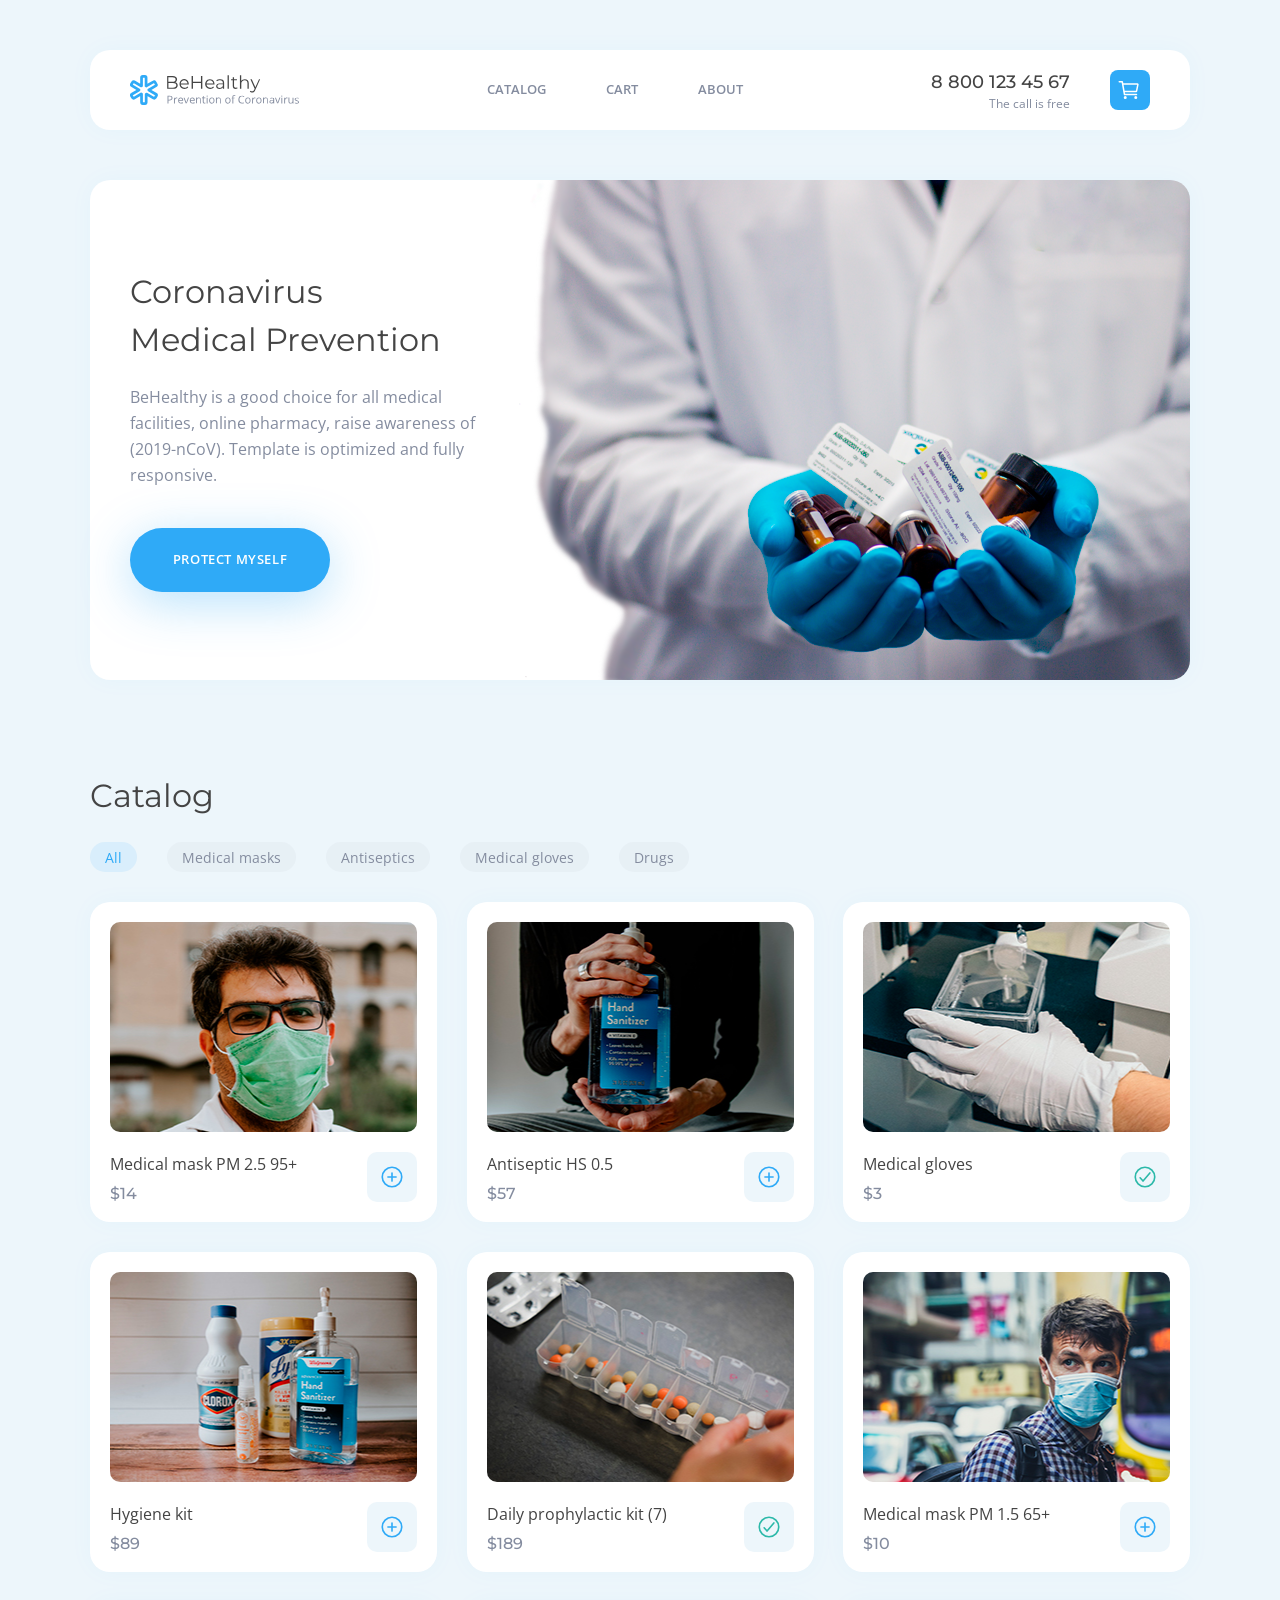
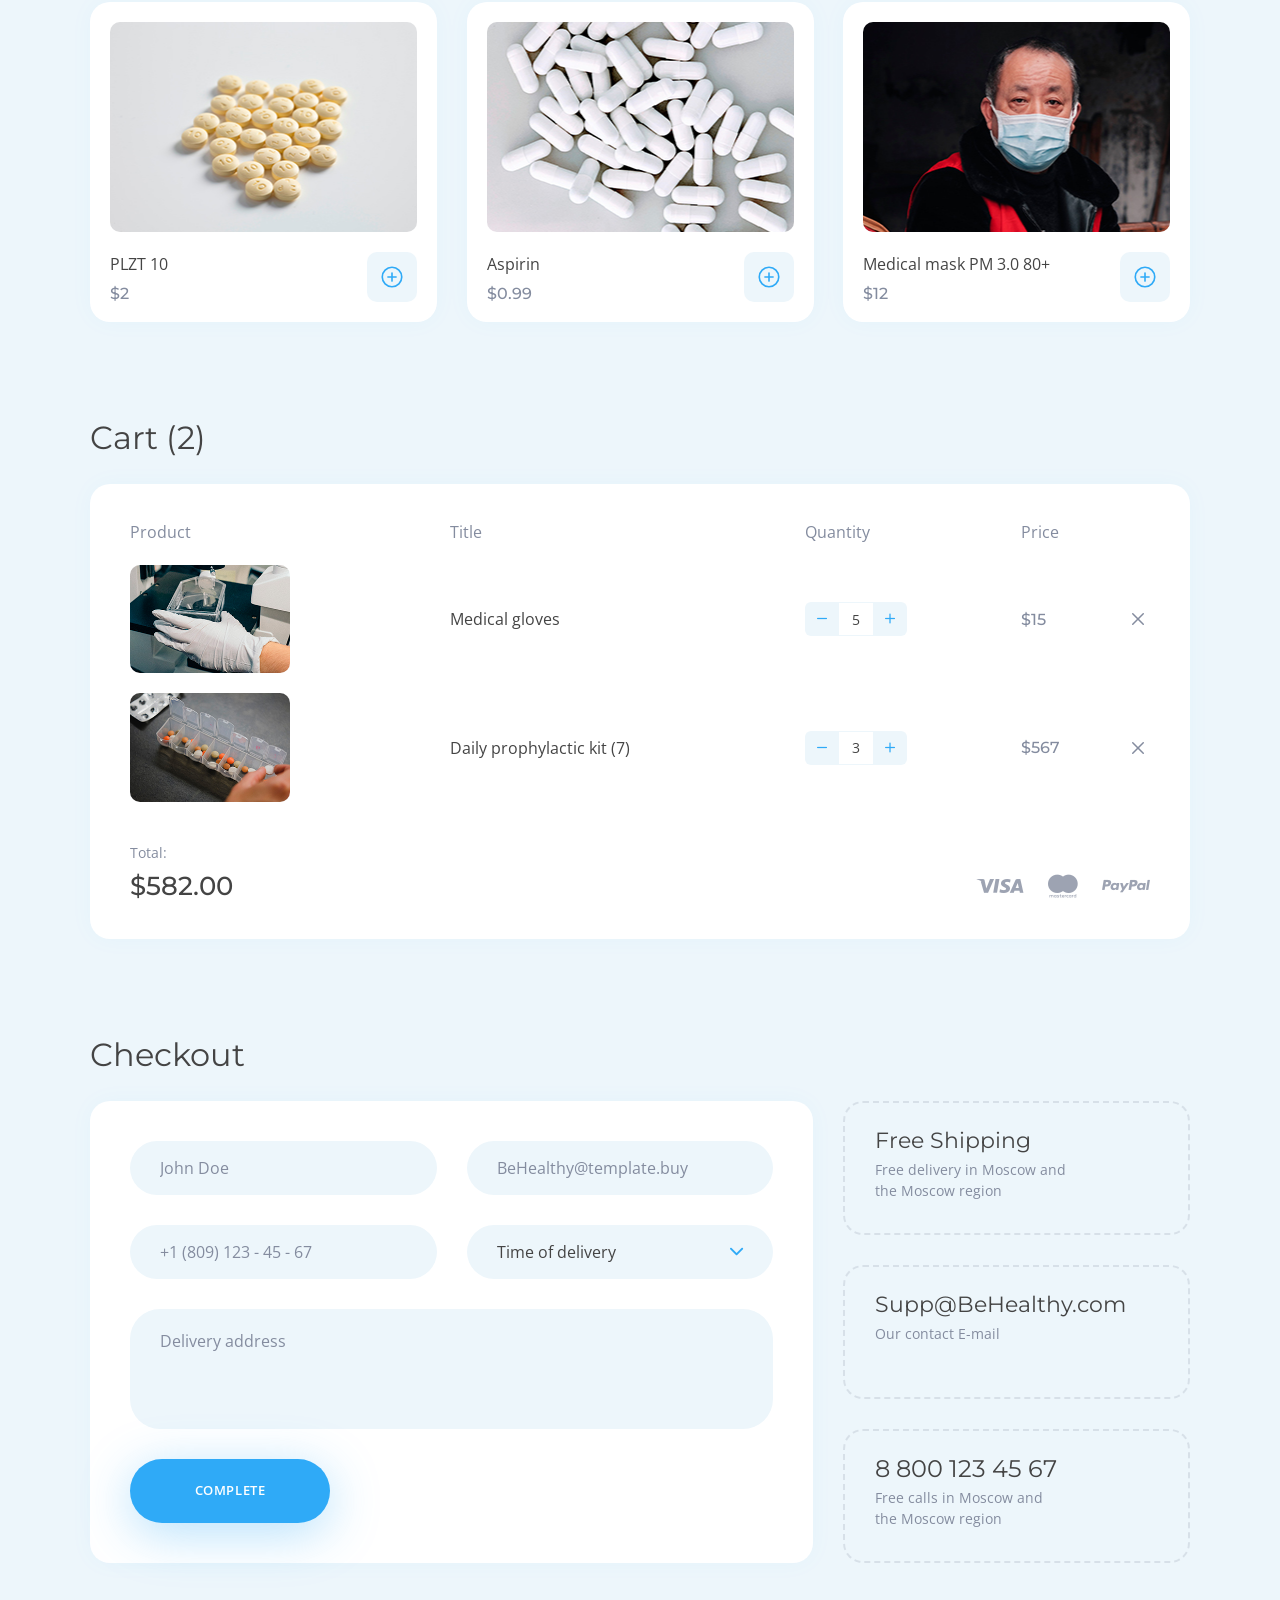
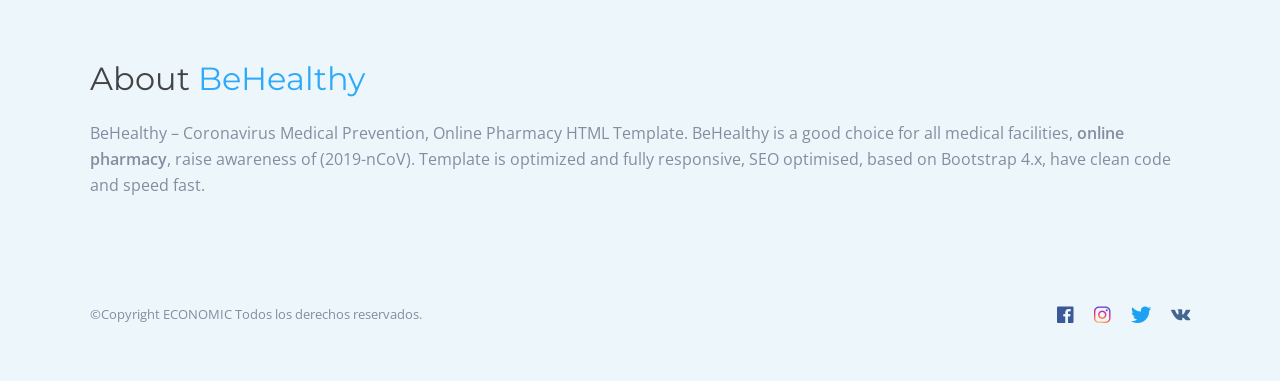
<file: old-web/template/index.html>
<!DOCTYPE html>
<html lang="en">

<head>
	<meta charset="utf-8">
	<meta name="viewport" content="width=device-width, initial-scale=1, shrink-to-fit=no">

	<!-- CSS -->
	<link rel="stylesheet" href="css/bootstrap-reboot.min.css">
	<link rel="stylesheet" href="css/bootstrap-grid.min.css">
	<link rel="stylesheet" href="css/paymentfont.min.css">
	<link rel="stylesheet" href="css/ionicons.min.css">
	<link rel="stylesheet" href="css/main.css">

	<!-- Favicons -->
	<link rel="icon" type="image/png" href="icon/favicon-32x32.png" sizes="32x32">
	<link rel="apple-touch-icon" href="icon/favicon-32x32.png">

	<meta name="description" content="">
	<meta name="keywords" content="">
	<meta name="author" content="Dmitry Volkov">
	<title>BeHealthy – Coronavirus Medical Prevention, Online Pharmacy Template</title>

</head>

<body>
	<!-- header -->
	<header class="header">
		<div class="container">
			<div class="row">
				<div class="col-12">
					<div class="header__content">
						<a data-scroll href="#home" class="header__logo">
							<img src="img/logo.svg" alt="">
						</a>

						<nav class="header__nav">
							<a data-scroll href="#catalog">Catalog</a>
							<a data-scroll href="#cart">Cart</a>
							<a data-scroll href="#about">About</a>
						</nav>

						<div class="header__wrap">
							<div class="header__phone">
								<a href="tel:88001234567">8 800 123 45 67</a>
								<span>The call is free</span>
							</div>

							<a data-scroll href="#cart" class="header__cart">
								<svg xmlns="http://www.w3.org/2000/svg" width="512" height="512" viewBox="0 0 512 512"><circle cx="176" cy="416" r="16" style="fill:none;stroke-linecap:round;stroke-linejoin:round;stroke-width:32px"></circle><circle cx="400" cy="416" r="16" style="fill:none;stroke-linecap:round;stroke-linejoin:round;stroke-width:32px"></circle><polyline points="48 80 112 80 160 352 416 352" style="fill:none;stroke-linecap:round;stroke-linejoin:round;stroke-width:32px"></polyline><path d="M160,288H409.44a8,8,0,0,0,7.85-6.43l28.8-144a8,8,0,0,0-7.85-9.57H128" style="fill:none;stroke-linecap:round;stroke-linejoin:round;stroke-width:32px"></path></svg>
							</a>
						</div>
					</div>
				</div>
			</div>
		</div>
	</header>
	<!-- end header -->

	<!-- home -->
	<section class="section section--home" id="home">
		<div class="container">
			<div class="row">
				<div class="col-12">
					<div class="home">
						<div class="row">
							<div class="col-12 col-sm-11 col-md-8 col-lg-6 col-xl-5">
								<div class="home__content">
									<h1 class="home__title">Coronavirus<br> Medical Prevention</h1>
									<p class="home__text">BeHealthy is a good choice for all medical facilities, online pharmacy, raise awareness of (2019-nCoV). Template is optimized and fully responsive.</p>
									<a data-scroll href="#catalog" class="home__btn">PROTECT MYSELF</a>
								</div>
							</div>
						</div>		
					</div>
				</div>
			</div>
		</div>
	</section>
	<!-- end home -->

	<!-- section -->
	<section class="section" id="catalog">
		<div class="container">
			<div class="row">
				<div class="col-12">
					<!-- section title -->
					<h2 class="section__title">Catalog</h2>
					<!-- end section title -->

					<!-- section sort -->
					<div class="section__sort">
						<button class="active" type="button" data-group="all">All</button>
						<button type="button" data-group="category1">Medical masks</button>
						<button type="button" data-group="category2">Antiseptics</button>
						<button type="button" data-group="category3">Medical gloves</button>
						<button type="button" data-group="category4">Drugs</button>
					</div>
					<!-- end section sort -->
				</div>
			</div>

			<!-- grid -->
			<div class="row row--grid">
				<div class="col-12 col-sm-6 col-lg-4" data-groups='["all", "category1"]'>
					<div class="product">
						<div class="product__img" data-bg="img/products/2.jpg">
						</div>
						<h3 class="product__title">Medical mask PM 2.5 95+</h3>
						<span class="product__price">$14</span>
						<button class="product__add" type="button">
							<svg xmlns='http://www.w3.org/2000/svg' width='512' height='512' viewBox='0 0 512 512'><path d='M448,256c0-106-86-192-192-192S64,150,64,256s86,192,192,192S448,362,448,256Z' style='fill:none;stroke-miterlimit:10;stroke-width:32px'/><line x1='256' y1='176' x2='256' y2='336' style='fill:none;stroke-linecap:round;stroke-linejoin:round;stroke-width:32px'/><line x1='336' y1='256' x2='176' y2='256' style='fill:none;stroke-linecap:round;stroke-linejoin:round;stroke-width:32px'/></svg>
						</button>
					</div>
				</div>

				<div class="col-12 col-sm-6 col-lg-4" data-groups='["all", "category2"]'>
					<div class="product">
						<div class="product__img" data-bg="img/products/4.jpg">
						</div>
						<h3 class="product__title">Antiseptic HS 0.5</h3>
						<span class="product__price">$57</span>
						<button class="product__add" type="button">
							<svg xmlns='http://www.w3.org/2000/svg' width='512' height='512' viewBox='0 0 512 512'><path d='M448,256c0-106-86-192-192-192S64,150,64,256s86,192,192,192S448,362,448,256Z' style='fill:none;stroke-miterlimit:10;stroke-width:32px'/><line x1='256' y1='176' x2='256' y2='336' style='fill:none;stroke-linecap:round;stroke-linejoin:round;stroke-width:32px'/><line x1='336' y1='256' x2='176' y2='256' style='fill:none;stroke-linecap:round;stroke-linejoin:round;stroke-width:32px'/></svg>
						</button>
					</div>
				</div>

				<div class="col-12 col-sm-6 col-lg-4" data-groups='["all", "category3"]'>
					<div class="product">
						<div class="product__img" data-bg="img/products/6.jpg">
						</div>
						<h3 class="product__title">Medical gloves</h3>
						<span class="product__price">$3</span>
						<button class="product__add product__add--true" type="button">
							<svg xmlns='http://www.w3.org/2000/svg' width='512' height='512' viewBox='0 0 512 512'><path d='M448,256c0-106-86-192-192-192S64,150,64,256s86,192,192,192S448,362,448,256Z' style='fill:none;stroke-miterlimit:10;stroke-width:32px'/><polyline points='352 176 217.6 336 160 272' style='fill:none;stroke-linecap:round;stroke-linejoin:round;stroke-width:32px'/></svg>
						</button>
					</div>
				</div>

				<div class="col-12 col-sm-6 col-lg-4" data-groups='["all", "category2"]'>
					<div class="product">
						<div class="product__img" data-bg="img/products/5.jpg">
						</div>
						<h3 class="product__title">Hygiene kit</h3>
						<span class="product__price">$89</span>
						<button class="product__add" type="button">
							<svg xmlns='http://www.w3.org/2000/svg' width='512' height='512' viewBox='0 0 512 512'><path d='M448,256c0-106-86-192-192-192S64,150,64,256s86,192,192,192S448,362,448,256Z' style='fill:none;stroke-miterlimit:10;stroke-width:32px'/><line x1='256' y1='176' x2='256' y2='336' style='fill:none;stroke-linecap:round;stroke-linejoin:round;stroke-width:32px'/><line x1='336' y1='256' x2='176' y2='256' style='fill:none;stroke-linecap:round;stroke-linejoin:round;stroke-width:32px'/></svg>
						</button>
					</div>
				</div>

				<div class="col-12 col-sm-6 col-lg-4" data-groups='["all", "category4"]'>
					<div class="product">
						<div class="product__img" data-bg="img/products/7.jpg">
						</div>
						<h3 class="product__title">Daily prophylactic kit (7)</h3>
						<span class="product__price">$189</span>
						<button class="product__add product__add--true" type="button">
							<svg xmlns='http://www.w3.org/2000/svg' width='512' height='512' viewBox='0 0 512 512'><path d='M448,256c0-106-86-192-192-192S64,150,64,256s86,192,192,192S448,362,448,256Z' style='fill:none;stroke-miterlimit:10;stroke-width:32px'/><polyline points='352 176 217.6 336 160 272' style='fill:none;stroke-linecap:round;stroke-linejoin:round;stroke-width:32px'/></svg>
						</button>
					</div>
				</div>

				<div class="col-12 col-sm-6 col-lg-4" data-groups='["all", "category1"]'>
					<div class="product">
						<div class="product__img" data-bg="img/products/1.jpg">
						</div>
						<h3 class="product__title">Medical mask PM 1.5 65+</h3>
						<span class="product__price">$10</span>
						<button class="product__add" type="button">
							<svg xmlns='http://www.w3.org/2000/svg' width='512' height='512' viewBox='0 0 512 512'><path d='M448,256c0-106-86-192-192-192S64,150,64,256s86,192,192,192S448,362,448,256Z' style='fill:none;stroke-miterlimit:10;stroke-width:32px'/><line x1='256' y1='176' x2='256' y2='336' style='fill:none;stroke-linecap:round;stroke-linejoin:round;stroke-width:32px'/><line x1='336' y1='256' x2='176' y2='256' style='fill:none;stroke-linecap:round;stroke-linejoin:round;stroke-width:32px'/></svg>
						</button>
					</div>
				</div>

				<div class="col-12 col-sm-6 col-lg-4" data-groups='["all", "category4"]'>
					<div class="product">
						<div class="product__img" data-bg="img/products/8.jpg">
						</div>
						<h3 class="product__title">PLZT 10</h3>
						<span class="product__price">$2</span>
						<button class="product__add" type="button">
							<svg xmlns='http://www.w3.org/2000/svg' width='512' height='512' viewBox='0 0 512 512'><path d='M448,256c0-106-86-192-192-192S64,150,64,256s86,192,192,192S448,362,448,256Z' style='fill:none;stroke-miterlimit:10;stroke-width:32px'/><line x1='256' y1='176' x2='256' y2='336' style='fill:none;stroke-linecap:round;stroke-linejoin:round;stroke-width:32px'/><line x1='336' y1='256' x2='176' y2='256' style='fill:none;stroke-linecap:round;stroke-linejoin:round;stroke-width:32px'/></svg>
						</button>
					</div>
				</div>

				<div class="col-12 col-sm-6 col-lg-4" data-groups='["all", "category4"]'>
					<div class="product">
						<div class="product__img" data-bg="img/products/9.jpg">
						</div>
						<h3 class="product__title">Aspirin</h3>
						<span class="product__price">$0.99</span>
						<button class="product__add" type="button">
							<svg xmlns='http://www.w3.org/2000/svg' width='512' height='512' viewBox='0 0 512 512'><path d='M448,256c0-106-86-192-192-192S64,150,64,256s86,192,192,192S448,362,448,256Z' style='fill:none;stroke-miterlimit:10;stroke-width:32px'/><line x1='256' y1='176' x2='256' y2='336' style='fill:none;stroke-linecap:round;stroke-linejoin:round;stroke-width:32px'/><line x1='336' y1='256' x2='176' y2='256' style='fill:none;stroke-linecap:round;stroke-linejoin:round;stroke-width:32px'/></svg>
						</button>
					</div>
				</div>

				<div class="col-12 col-sm-6 col-lg-4" data-groups='["all", "category1"]'>
					<div class="product">
						<div class="product__img" data-bg="img/products/3.jpg">
						</div>
						<h3 class="product__title">Medical mask PM 3.0 80+</h3>
						<span class="product__price">$12</span>
						<button class="product__add" type="button">
							<svg xmlns='http://www.w3.org/2000/svg' width='512' height='512' viewBox='0 0 512 512'><path d='M448,256c0-106-86-192-192-192S64,150,64,256s86,192,192,192S448,362,448,256Z' style='fill:none;stroke-miterlimit:10;stroke-width:32px'/><line x1='256' y1='176' x2='256' y2='336' style='fill:none;stroke-linecap:round;stroke-linejoin:round;stroke-width:32px'/><line x1='336' y1='256' x2='176' y2='256' style='fill:none;stroke-linecap:round;stroke-linejoin:round;stroke-width:32px'/></svg>
						</button>
					</div>
				</div>
			</div>
			<!-- grid -->
		</div>
	</section>
	<!-- end section -->
	
	<!-- section -->
	<section class="section" id="cart">
		<div class="container">
			<div class="row">
				<div class="col-12">
					<!-- section title -->
					<h2 class="section__title">Cart (2)</h2>
					<!-- end section title -->
				</div>

				<!-- cart -->
				<div class="col-12">
					<div class="cart">
						<div class="table-responsive">
							<table class="cart__table">
								<thead>
									<tr>
										<th>Product</th>
										<th>Title</th>
										<th>Quantity</th>
										<th>Price</th>
										<th></th>
									</tr>
								</thead>

								<tbody>
									<tr>
										<td><div class="cart__img"><img src="img/products/6.jpg" alt=""></div></td>
										<td>Medical gloves</td>
										<td>
											<div class="cart__quantity">
												<button type="button">
													<i class="ion ion-ios-remove"></i>
												</button>
												<input type="text" value="5">
												<button type="button">
													<i class="ion ion-ios-add"></i>
												</button>
											</div>
										</td>
										<td><span class="cart__price">$15</span></td>
										<td><button class="cart__delete" type="button"><svg xmlns='http://www.w3.org/2000/svg' width='512' height='512' viewBox='0 0 512 512'><line x1='368' y1='368' x2='144' y2='144' style='fill:none;stroke-linecap:round;stroke-linejoin:round;stroke-width:32px'/><line x1='368' y1='144' x2='144' y2='368' style='fill:none;stroke-linecap:round;stroke-linejoin:round;stroke-width:32px'/></svg></button></td>
									</tr>
									<tr>
										<td><div class="cart__img"><img src="img/products/7.jpg" alt=""></div></td>
										<td>Daily prophylactic kit (7)</td>
										<td>
											<div class="cart__quantity">
												<button type="button">
													<i class="ion ion-ios-remove"></i>
												</button>
												<input type="text" value="3">
												<button type="button">
													<i class="ion ion-ios-add"></i>
												</button>
											</div>
										</td>
										<td><span class="cart__price">$567</span></td>
										<td><button class="cart__delete" type="button"><svg xmlns='http://www.w3.org/2000/svg' width='512' height='512' viewBox='0 0 512 512'><line x1='368' y1='368' x2='144' y2='144' style='fill:none;stroke-linecap:round;stroke-linejoin:round;stroke-width:32px'/><line x1='368' y1='144' x2='144' y2='368' style='fill:none;stroke-linecap:round;stroke-linejoin:round;stroke-width:32px'/></svg></button></td>
									</tr>
								</tbody>
							</table>
						</div>

						<div class="cart__info">
							<div class="cart__total">
								<p>Total:</p>
								<span>$582.00</span>
							</div>

							<div class="cart__systems">
								<i class="pf pf-visa"></i>
								<i class="pf pf-mastercard"></i>
								<i class="pf pf-paypal"></i>
							</div>
						</div>
					</div>
				</div>
				<!-- end cart -->
			</div>
		</div>
	</section>
	<!-- end section -->

	<!-- section -->
	<section class="section">
		<div class="container">
			<div class="row">
				<div class="col-12">
					<!-- section title -->
					<h2 class="section__title">Checkout</h2>
					<!-- end section title -->
				</div>

				<!-- checkout -->
				<div class="col-12 col-lg-8">
					<form action="#" class="checkout">
						<div class="row">
							<div class="col-12 col-md-6">
								<div class="form__group">
									<input type="text" placeholder="John Doe">
								</div>
							</div>

							<div class="col-12 col-md-6">
								<div class="form__group">
									<input type="text" placeholder="BeHealthy@template.buy">
								</div>
							</div>

							<div class="col-12 col-md-6">
								<div class="form__group">
									<input type="text" placeholder="+1 (809) 123 - 45 - 67">
								</div>
							</div>

							<div class="col-12 col-md-6">
								<div class="form__group form__group--select">
									<select>
										<option value="0" disabled selected>Time of delivery</option>
										<option value="2">5:00pm - 6:00pm</option>
										<option value="3">6:00pm - 7:00pm</option>
										<option value="3">7:00pm - 8:00pm</option>
									</select>
								</div>
							</div>

							<div class="col-12">
								<div class="form__group">
									<textarea placeholder="Delivery address"></textarea>
								</div>
							</div>

							<div class="col-12">
								<button class="form__btn" type="button">Complete</button>
							</div>
						</div>
					</form>
				</div>
				<!-- end checkout -->

				<!-- contacts -->
				<div class="col-12 col-lg-4">
					<div class="contacts">
						<h3 class="contacts__title">Free Shipping</h3>
						<p class="contacts__text">Free delivery in Moscow and <br>the Moscow region</p>
					</div>

					<div class="contacts">
						<h3 class="contacts__title"><a href="mailto:behealthy@supp.com">Supp@BeHealthy.com</a></h3>
						<p class="contacts__text">Our contact E-mail</p>
					</div>

					<div class="contacts">
						<h3 class="contacts__title contacts__title--phone"><a href="tel:88001234567">8 800 123 45 67</a></h3>
						<p class="contacts__text">Free calls in Moscow and <br>the Moscow region</p>
					</div>
				</div>
				<!-- end contacts -->
			</div>
		</div>
	</section>
	<!-- end section -->	

	<!-- section -->
	<section class="section" id="about">
		<div class="container">
			<div class="row">
				<div class="col-12">
					<!-- section title -->
					<h2 class="section__title">About <b>BeHealthy</b></h2>
					<!-- end section title -->

					<!-- section text -->
					<p class="section__text">BeHealthy – Coronavirus Medical Prevention, Online Pharmacy HTML Template. BeHealthy is a good choice for all medical facilities, <b>online pharmacy</b>, raise awareness of (2019-nCoV). Template is optimized and fully responsive, SEO optimised, based on Bootstrap 4.x, have clean code and speed fast.</p>
					<!-- end section text -->
				</div>
			</div>
		</div>
	</section>
	<!-- end section -->

	<!-- footer -->
	<footer class="footer">
		<div class="container">
			<div class="row">
				<div class="col-12">
					<div class="footer__content">
						<h6 class="footer__copyright">©Copyright ECONOMIC Todos los derechos reservados.</h6>

						<div class="footer__social">
							<a class="facebook" href="#"><i class="ion ion-logo-facebook"></i></a>
							<a class="instagram" href="#"><i class="ion ion-logo-instagram"></i></a>
							<a class="twitter" href="#"><i class="ion ion-logo-twitter"></i></a>
							<a class="vk" href="#"><i class="ion ion-logo-vk"></i></a>
						</div>
					</div>
				</div>
			</div>
		</div>
	</footer>
	<!-- end footer -->

	<!-- JS -->
	<script src="js/jquery-3.4.1.min.js"></script>
	<script src="js/shuffle.min.js"></script>
	<script src="js/smooth-scroll.min.js"></script>
	<script src="js/main.js"></script>
</body>

</html>
</file>
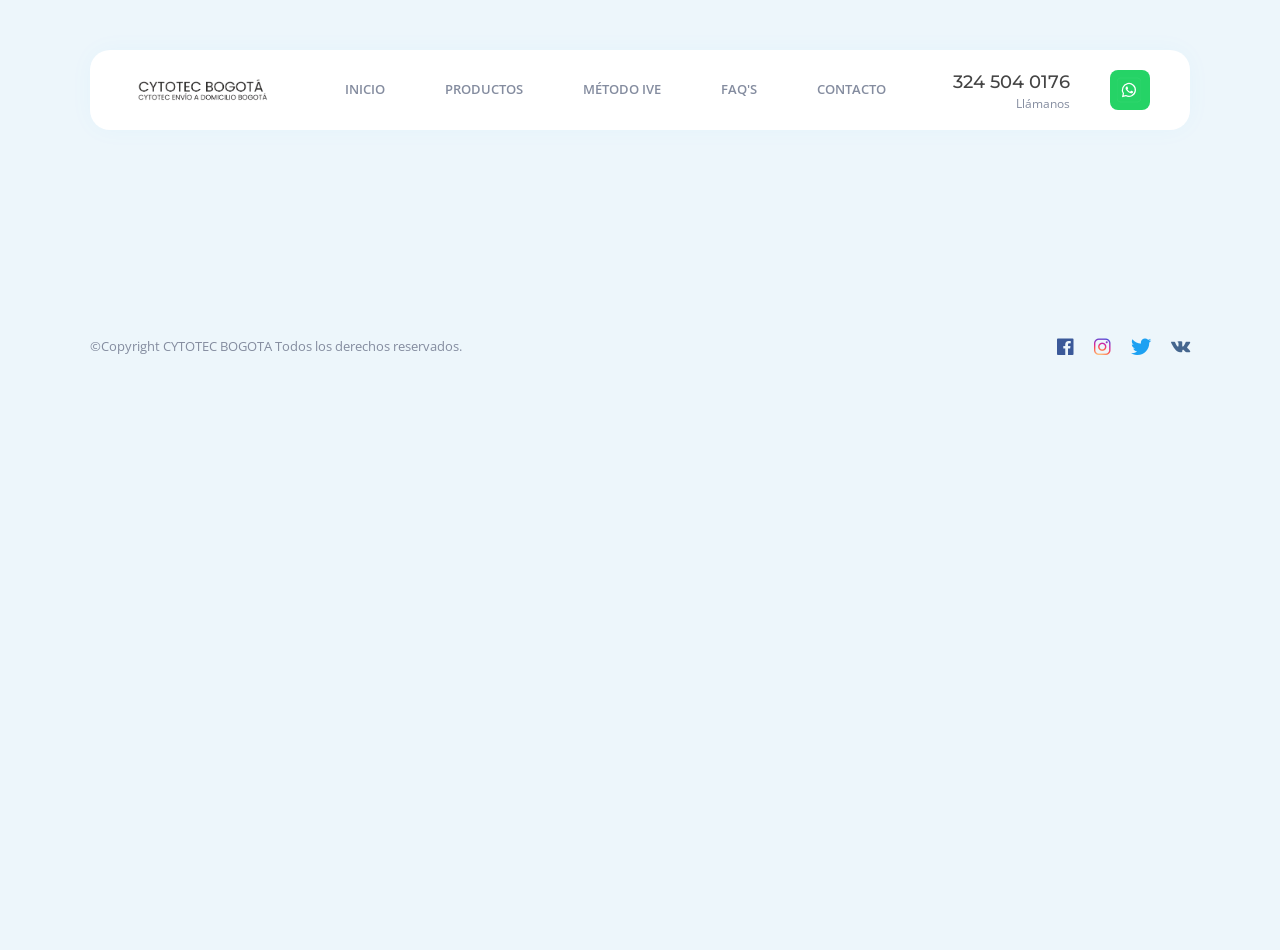
<file: old-web/blank.html>
<!DOCTYPE html>
<html lang="en">

<head>
	<meta charset="utf-8">
	<meta name="viewport" content="width=device-width, initial-scale=1, shrink-to-fit=no">

	<!-- CSS -->
	<link rel="stylesheet" href="css/bootstrap-reboot.min.css">
	<link rel="stylesheet" href="css/bootstrap-grid.min.css">
	<link rel="stylesheet" href="css/paymentfont.min.css">
	<link rel="stylesheet" href="css/ionicons.min.css">
	<link rel="stylesheet" href="css/main.css">

	<!-- Favicons -->
	<link rel="icon" type="image/png" href="icon/favicon-32x32.png" sizes="32x32">
	<link rel="apple-touch-icon" href="icon/favicon-32x32.png">

	<meta name="description" content="">
	<meta name="keywords" content="">
	<meta name="author" content="Dmitry Volkov">
	<title>BeHealthy – Coronavirus Medical Prevention, Online Pharmacy Template</title>

</head>

<body>
	<!-- header -->
	<header class="header">
	</header>
	<!-- end header -->


	<!-- section -->
	<section class="section" id="about">
		<div class="container">
			<div class="row">
				<div class="col-12"></div>
			</div>
		</div>
	</section>
	<!-- end section -->




	<!-- footer -->
	<footer class="footer">

	</footer>
	<!-- end footer -->

	<!-- JS -->
	<script src="js/jquery-3.4.1.min.js"></script>
	<script src="js/shuffle.min.js"></script>
	<script src="js/smooth-scroll.min.js"></script>
	<script src="js/main.js"></script>
	<script src="main.js"></script>
</body>

</html>
</file>
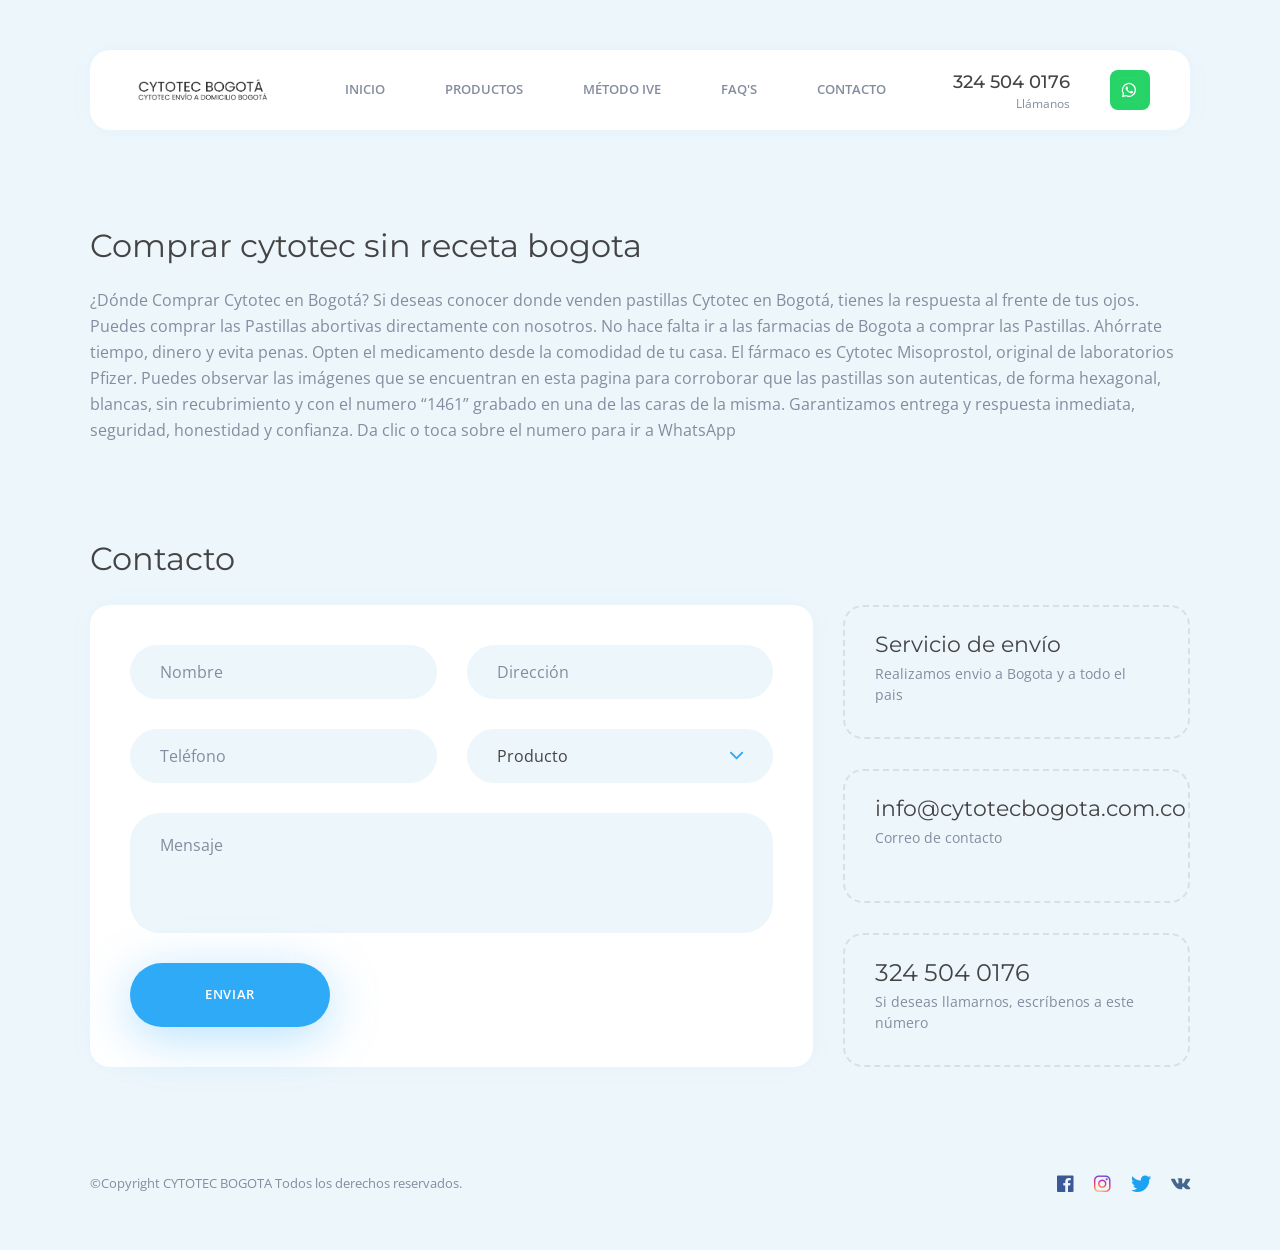
<file: old-web/contact.html>
<!doctype html>
<html lang="en">
  <head>
    <meta charset="utf-8" />
    <meta
      name="viewport"
      content="width=device-width, initial-scale=1, shrink-to-fit=no"
    />

    <!-- CSS -->
    <link rel="stylesheet" href="css/bootstrap-reboot.min.css" />
    <link rel="stylesheet" href="css/bootstrap-grid.min.css" />
    <link rel="stylesheet" href="css/paymentfont.min.css" />
    <link rel="stylesheet" href="css/ionicons.min.css" />
    <link rel="stylesheet" href="css/main.css" />

    <!-- Favicons -->
    <link
      rel="icon"
      type="image/png"
      href="icon/favicon-32x32.png"
      sizes="32x32"
    />
    <link rel="apple-touch-icon" href="icon/favicon-32x32.png" />

    <meta name="description" content="" />
    <meta name="keywords" content="" />
    <meta name="author" content="Dmitry Volkov" />
    <title>Cytotec – Contacto</title>
  </head>
  <!-- Google tag (gtag.js) -->
  <script
    async
    src="https://www.googletagmanager.com/gtag/js?id=G-ECQGBCXE0M"
  ></script>
  <script>
    window.dataLayer = window.dataLayer || [];
    function gtag() {
      dataLayer.push(arguments);
    }
    gtag("js", new Date());

    gtag("config", "G-ECQGBCXE0M");
  </script>
  <body>
    <!-- header -->
    <header class="header"></header>
    <!-- end header -->

    <!-- section -->
    <section class="section" id="about">
      <div class="container">
        <div class="row">
          <div class="col-12">
            <h2 class="section__title">Comprar cytotec sin receta bogota</h2>
            <p class="section__text">
              ¿Dónde Comprar Cytotec en Bogotá? Si deseas conocer donde venden
              pastillas Cytotec en Bogotá, tienes la respuesta al frente de tus
              ojos. Puedes comprar las Pastillas abortivas directamente con
              nosotros. No hace falta ir a las farmacias de Bogota a comprar las
              Pastillas. Ahórrate tiempo, dinero y evita penas. Opten el
              medicamento desde la comodidad de tu casa. El fármaco es Cytotec
              Misoprostol, original de laboratorios Pfizer. Puedes observar las
              imágenes que se encuentran en esta pagina para corroborar que las
              pastillas son autenticas, de forma hexagonal, blancas, sin
              recubrimiento y con el numero “1461” grabado en una de las caras
              de la misma. Garantizamos entrega y respuesta inmediata,
              seguridad, honestidad y confianza. Da clic o toca sobre el numero
              para ir a WhatsApp
            </p>
          </div>
        </div>
      </div>
    </section>
    <section class="section">
      <div class="container">
        <div class="row">
          <div class="col-12">
            <!-- section title -->
            <h2 class="section__title">Contacto</h2>
            <!-- end section title -->
          </div>

          <!-- checkout -->
          <div class="col-12 col-lg-8">
            <form
              action="https://formspree.io/f/movekalb"
              method="POST"
              class="checkout"
            >
              <div class="row">
                <div class="col-12 col-md-6">
                  <div class="form__group">
                    <input type="text" name="nombre" placeholder="Nombre" />
                  </div>
                </div>

                <div class="col-12 col-md-6">
                  <div class="form__group">
                    <input
                      type="text"
                      name="direccion"
                      placeholder="Dirección"
                    />
                  </div>
                </div>

                <div class="col-12 col-md-6">
                  <div class="form__group">
                    <input type="text" name="telefono" placeholder="Teléfono" />
                  </div>
                </div>

                <div class="col-12 col-md-6">
                  <div class="form__group form__group--select">
                    <select class="" name="producto">
                      <option value="0" disabled selected>Producto</option>
                      <option value="1">1 Docis</option>
                      <option value="2">2 Docis</option>
                      <option value="3">3 Docis</option>
                    </select>
                  </div>
                </div>

                <div class="col-12">
                  <div class="form__group">
                    <textarea name="mensaje" placeholder="Mensaje"></textarea>
                  </div>
                </div>

                <div class="col-12">
                  <button class="form__btn" type="submit">Enviar</button>
                </div>
              </div>
            </form>
          </div>
          <!-- end checkout -->

          <!-- contacts -->
          <div class="col-12 col-lg-4">
            <div class="contacts">
              <h3 class="contacts__title">Servicio de envío</h3>
              <p class="contacts__text">
                Realizamos envio a Bogota y a todo el pais
              </p>
            </div>

            <div class="contacts">
              <h3 class="contacts__title">
                <a href="mailto:behealthy@supp.com"
                  >info@cytotecbogota.com.co</a
                >
              </h3>
              <p class="contacts__text">Correo de contacto</p>
            </div>

            <div class="contacts">
              <h3 class="contacts__title contacts__title--phone">
                <a href="tel:3245040176"> 324 504 0176 </a>
              </h3>
              <p class="contacts__text">
                Si deseas llamarnos, escríbenos a este número
              </p>
            </div>
          </div>
          <!-- end contacts -->
        </div>
      </div>
    </section>
    <!-- end section -->

    <!-- footer -->
    <footer class="footer"></footer>
    <!-- end footer -->

    <!-- JS -->
    <script src="js/jquery-3.4.1.min.js"></script>
    <script src="js/shuffle.min.js"></script>
    <script src="js/smooth-scroll.min.js"></script>
    <script src="js/main.js"></script>
    <script src="main.js"></script>
  </body>
</html>
</file>
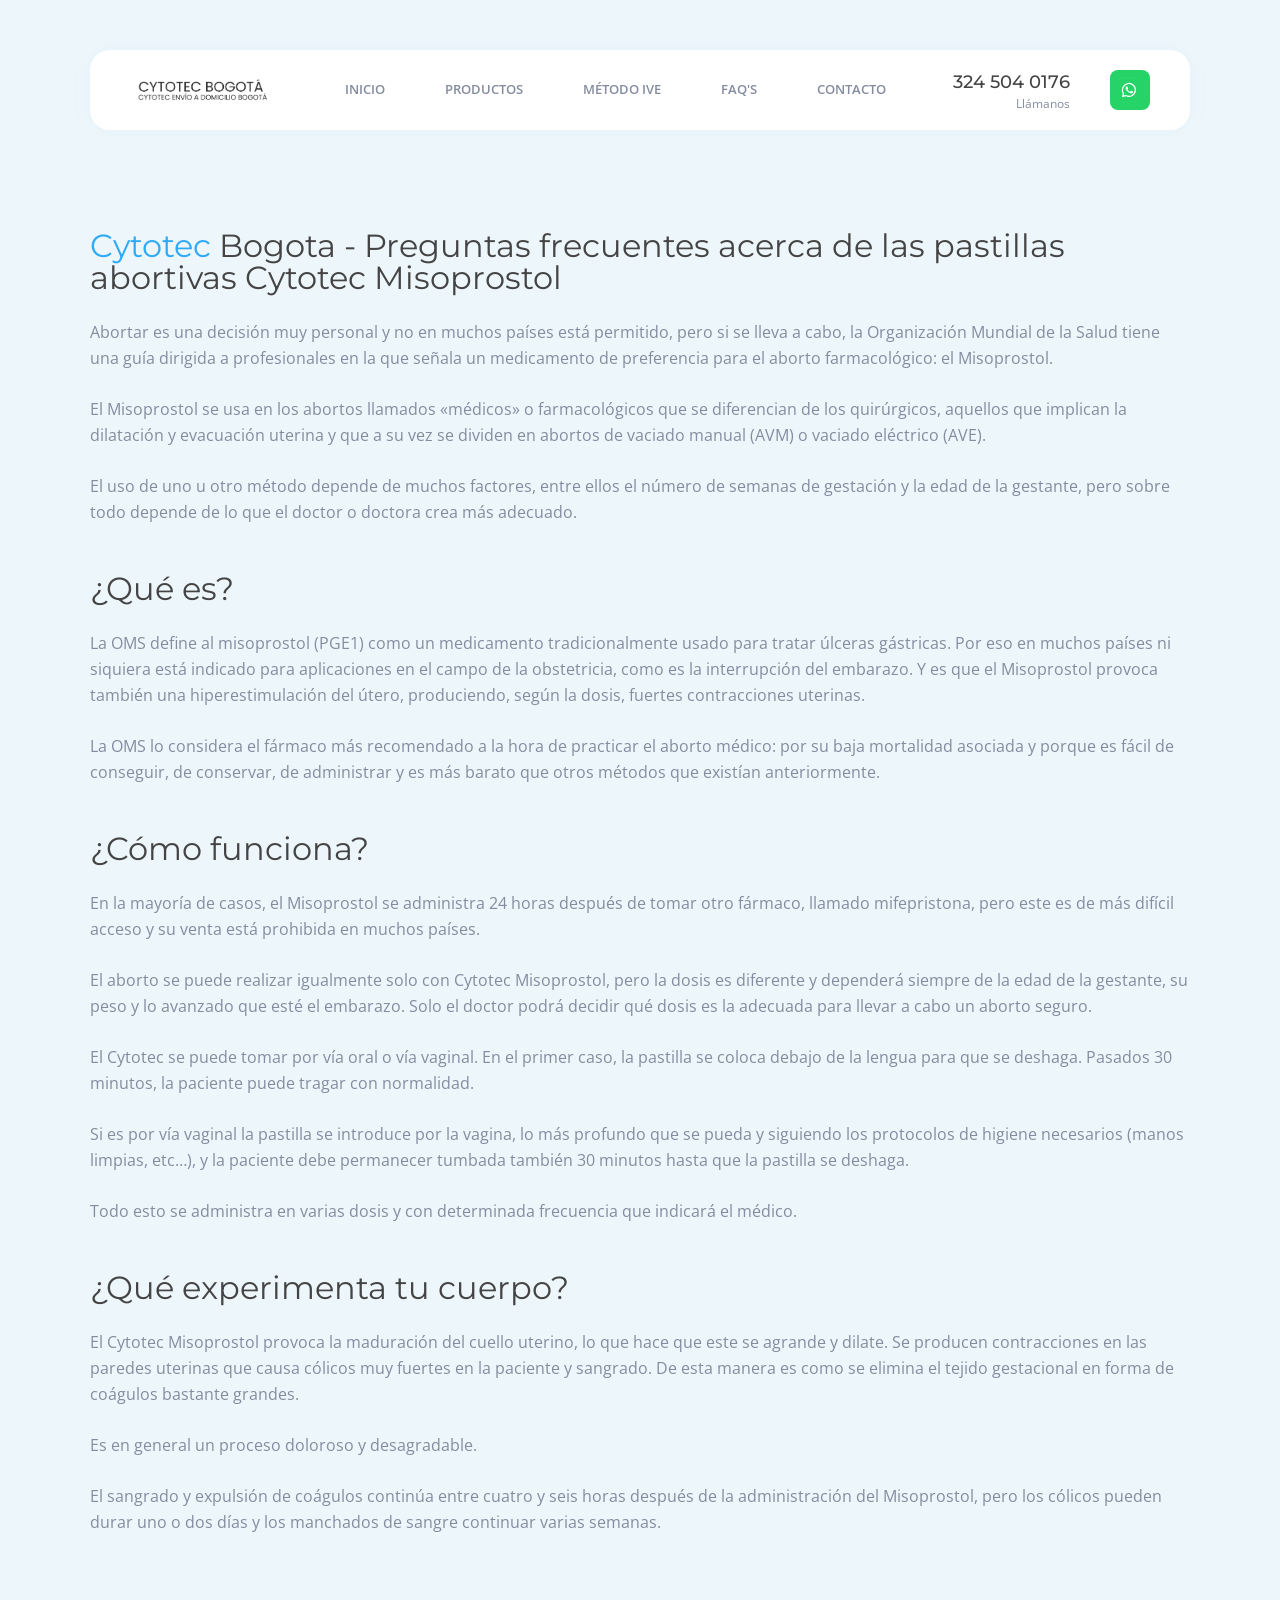
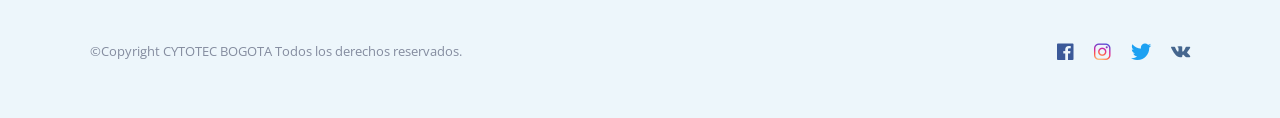
<file: old-web/faqs.html>
<!doctype html>
<html lang="en">
  <head>
    <meta charset="utf-8" />
    <meta
      name="viewport"
      content="width=device-width, initial-scale=1, shrink-to-fit=no"
    />

    <!-- CSS -->
    <link rel="stylesheet" href="css/bootstrap-reboot.min.css" />
    <link rel="stylesheet" href="css/bootstrap-grid.min.css" />
    <link rel="stylesheet" href="css/paymentfont.min.css" />
    <link rel="stylesheet" href="css/ionicons.min.css" />
    <link rel="stylesheet" href="css/main.css" />

    <!-- Favicons -->
    <link
      rel="icon"
      type="image/png"
      href="icon/favicon-32x32.png"
      sizes="32x32"
    />
    <link rel="apple-touch-icon" href="icon/favicon-32x32.png" />

    <meta name="description" content="" />
    <meta name="keywords" content="" />
    <meta name="author" content="Dmitry Volkov" />
    <title>Cytotec – FAQ's</title>
  </head>
  <!-- Google tag (gtag.js) -->
  <script
    async
    src="https://www.googletagmanager.com/gtag/js?id=G-ECQGBCXE0M"
  ></script>
  <script>
    window.dataLayer = window.dataLayer || [];
    function gtag() {
      dataLayer.push(arguments);
    }
    gtag("js", new Date());

    gtag("config", "G-ECQGBCXE0M");
  </script>
  <body>
    <!-- header -->
    <header class="header"></header>
    <!-- end header -->

    <!-- section -->
    <section class="section" id="about">
      <div class="container">
        <div class="row">
          <div class="col-12">
            <h2 class="section__title">
              <b>Cytotec</b> Bogota - Preguntas frecuentes acerca de las
              pastillas abortivas Cytotec Misoprostol
            </h2>

            <p class="section__text">
              Abortar es una decisión muy personal y no en muchos países está
              permitido, pero si se lleva a cabo, la Organización Mundial de la
              Salud tiene una guía dirigida a profesionales en la que señala un
              medicamento de preferencia para el aborto farmacológico: el
              Misoprostol.
            </p>
            <p class="section__text">
              El Misoprostol se usa en los abortos llamados «médicos» o
              farmacológicos que se diferencian de los quirúrgicos, aquellos que
              implican la dilatación y evacuación uterina y que a su vez se
              dividen en abortos de vaciado manual (AVM) o vaciado eléctrico
              (AVE).
            </p>
            <p class="section__text">
              El uso de uno u otro método depende de muchos factores, entre
              ellos el número de semanas de gestación y la edad de la gestante,
              pero sobre todo depende de lo que el doctor o doctora crea más
              adecuado.
            </p>

            <br /><br />
            <h2 class="section__title">¿Qué es?</h2>
            <p class="section__text">
              La OMS define al misoprostol (PGE1) como un medicamento
              tradicionalmente usado para tratar úlceras gástricas. Por eso en
              muchos países ni siquiera está indicado para aplicaciones en el
              campo de la obstetricia, como es la interrupción del embarazo. Y
              es que el Misoprostol provoca también una hiperestimulación del
              útero, produciendo, según la dosis, fuertes contracciones
              uterinas.
            </p>
            <p class="section__text">
              La OMS lo considera el fármaco más recomendado a la hora de
              practicar el aborto médico: por su baja mortalidad asociada y
              porque es fácil de conseguir, de conservar, de administrar y es
              más barato que otros métodos que existían anteriormente.
            </p>

            <br /><br />
            <h2 class="section__title">¿Cómo funciona?</h2>

            <p class="section__text">
              En la mayoría de casos, el Misoprostol se administra 24 horas
              después de tomar otro fármaco, llamado mifepristona, pero este es
              de más difícil acceso y su venta está prohibida en muchos países.
            </p>
            <p class="section__text">
              El aborto se puede realizar igualmente solo con Cytotec
              Misoprostol, pero la dosis es diferente y dependerá siempre de la
              edad de la gestante, su peso y lo avanzado que esté el embarazo.
              Solo el doctor podrá decidir qué dosis es la adecuada para llevar
              a cabo un aborto seguro.
            </p>
            <p class="section__text">
              El Cytotec se puede tomar por vía oral o vía vaginal. En el primer
              caso, la pastilla se coloca debajo de la lengua para que se
              deshaga. Pasados 30 minutos, la paciente puede tragar con
              normalidad.
            </p>
            <p class="section__text">
              Si es por vía vaginal la pastilla se introduce por la vagina, lo
              más profundo que se pueda y siguiendo los protocolos de higiene
              necesarios (manos limpias, etc…), y la paciente debe permanecer
              tumbada también 30 minutos hasta que la pastilla se deshaga.
            </p>
            <p class="section__text">
              Todo esto se administra en varias dosis y con determinada
              frecuencia que indicará el médico.
            </p>
            <br /><br />
            <h2 class="section__title">¿Qué experimenta tu cuerpo?</h2>
            <p class="section__text">
              El Cytotec Misoprostol provoca la maduración del cuello uterino,
              lo que hace que este se agrande y dilate. Se producen
              contracciones en las paredes uterinas que causa cólicos muy
              fuertes en la paciente y sangrado. De esta manera es como se
              elimina el tejido gestacional en forma de coágulos bastante
              grandes.
            </p>
            <p class="section__text">
              Es en general un proceso doloroso y desagradable.
            </p>
            <p class="section__text">
              El sangrado y expulsión de coágulos continúa entre cuatro y seis
              horas después de la administración del Misoprostol, pero los
              cólicos pueden durar uno o dos días y los manchados de sangre
              continuar varias semanas.
            </p>
          </div>
        </div>
      </div>
    </section>
    <!-- end section -->

    <!-- footer -->
    <footer class="footer"></footer>
    <!-- end footer -->

    <!-- JS -->
    <script src="js/jquery-3.4.1.min.js"></script>
    <script src="js/shuffle.min.js"></script>
    <script src="js/smooth-scroll.min.js"></script>
    <script src="js/main.js"></script>
    <script src="main.js"></script>
  </body>
</html>
</file>
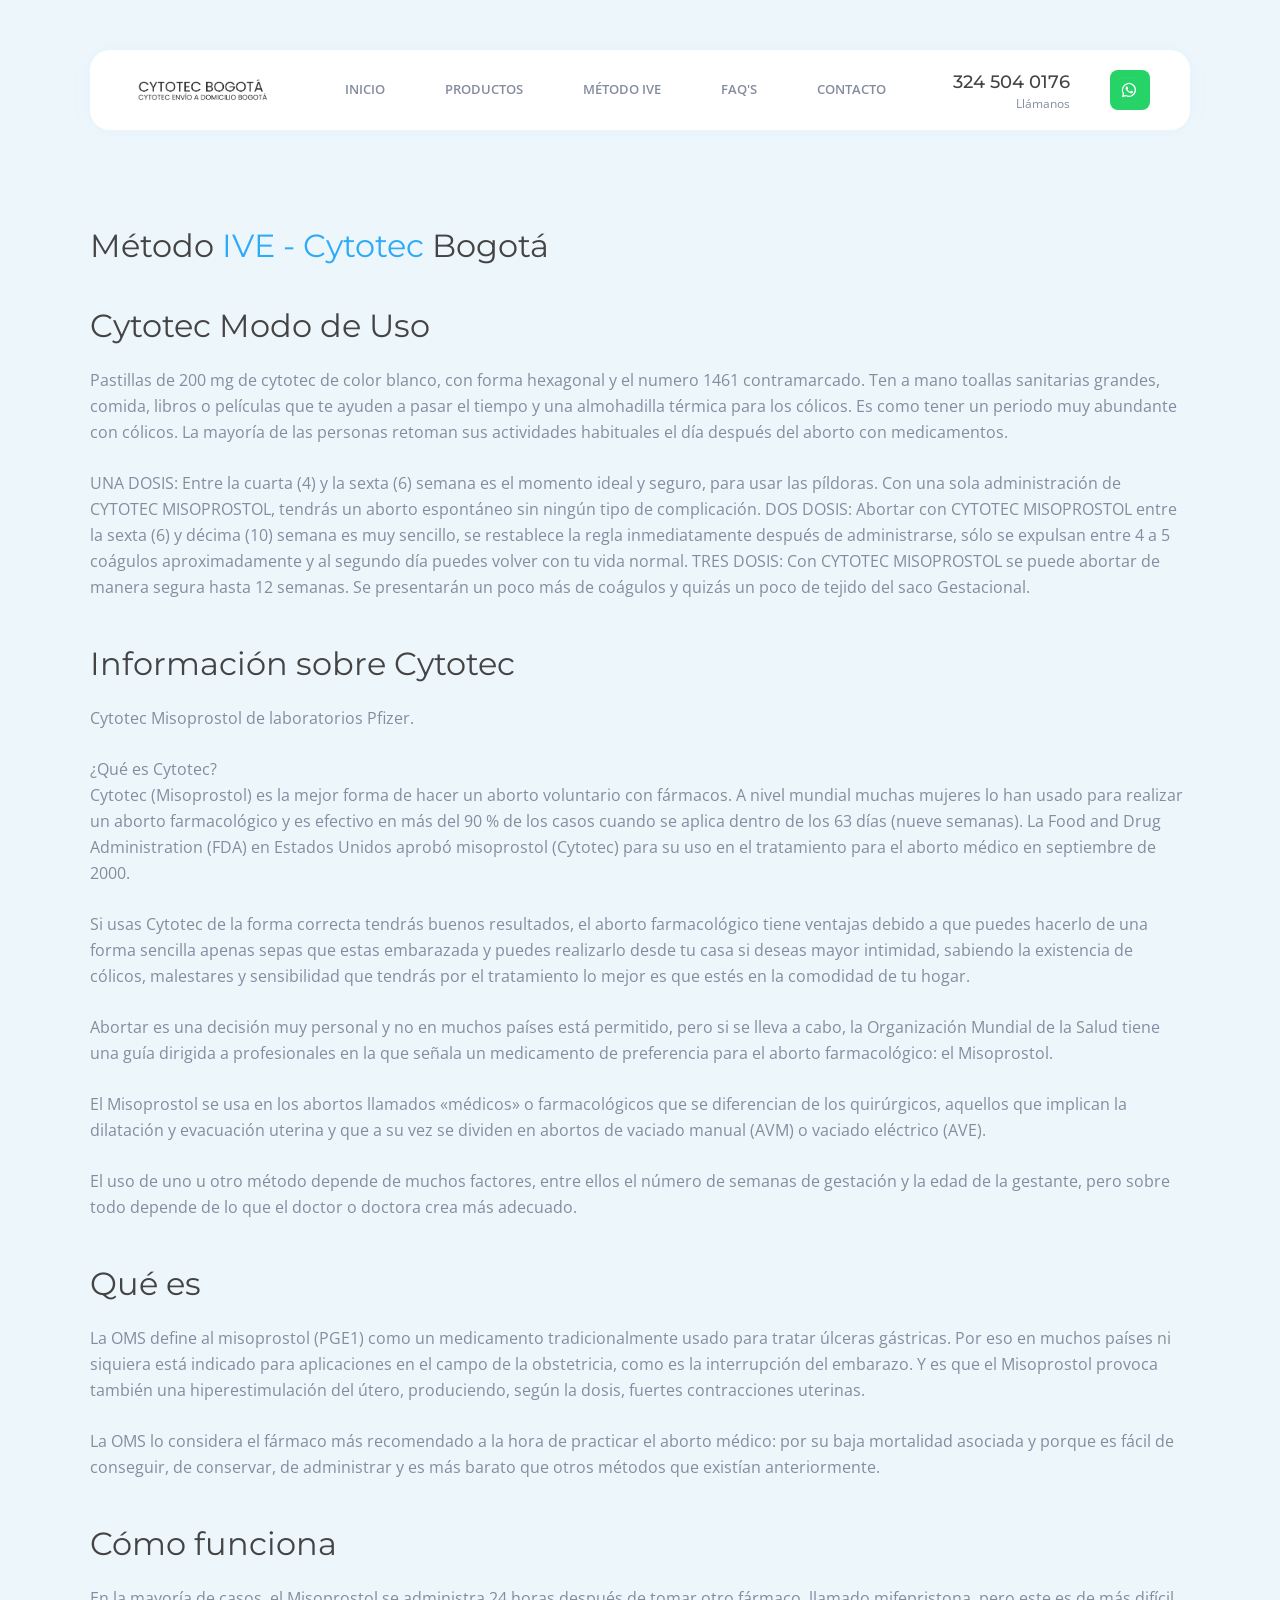
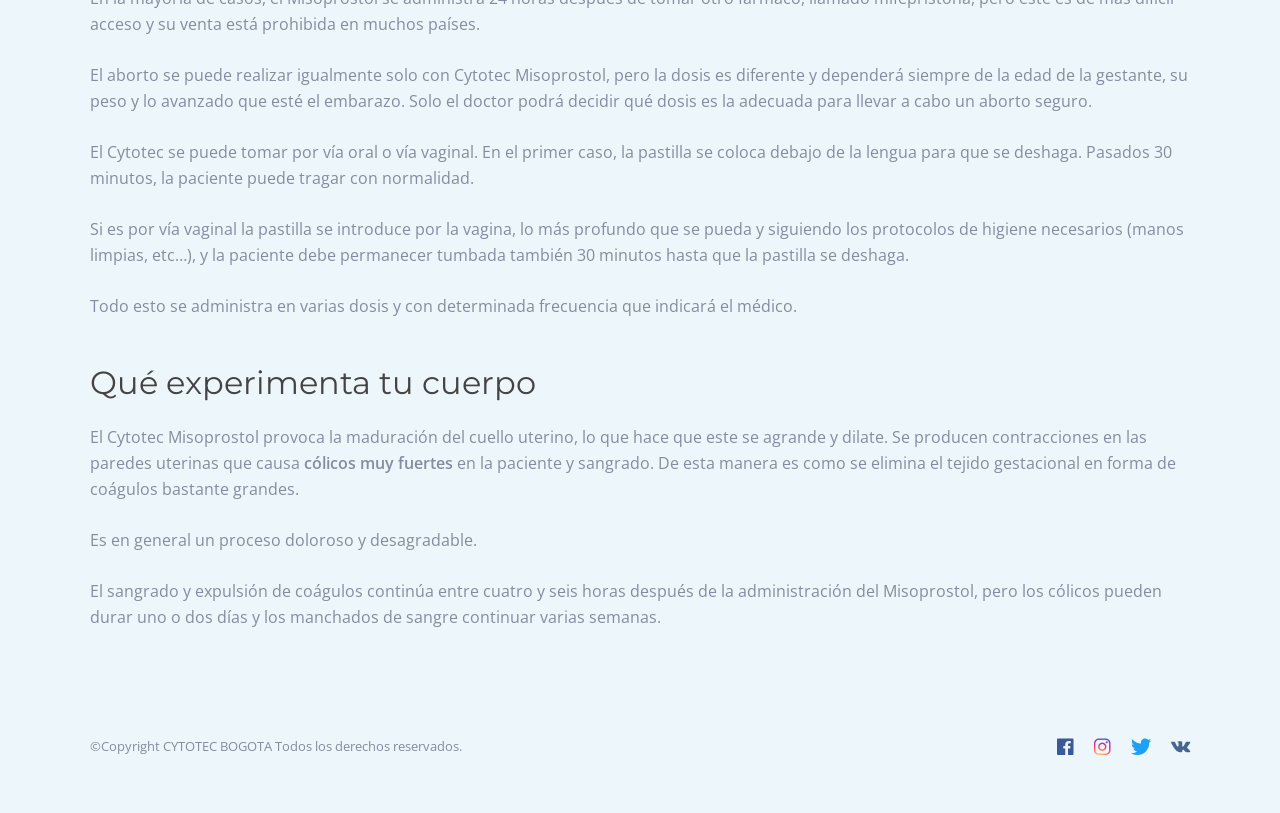
<file: old-web/metodo-ive.html>
<!doctype html>
<html lang="en">
  <head>
    <meta charset="utf-8" />
    <meta
      name="viewport"
      content="width=device-width, initial-scale=1, shrink-to-fit=no"
    />

    <!-- CSS -->
    <link rel="stylesheet" href="css/bootstrap-reboot.min.css" />
    <link rel="stylesheet" href="css/bootstrap-grid.min.css" />
    <link rel="stylesheet" href="css/paymentfont.min.css" />
    <link rel="stylesheet" href="css/ionicons.min.css" />
    <link rel="stylesheet" href="css/main.css" />

    <!-- Favicons -->
    <link
      rel="icon"
      type="image/png"
      href="icon/favicon-32x32.png"
      sizes="32x32"
    />
    <link rel="apple-touch-icon" href="icon/favicon-32x32.png" />

    <meta name="description" content="" />
    <meta name="keywords" content="" />
    <meta name="author" content="Dmitry Volkov" />
    <title>Cytotec – Método ive</title>
  </head>
  <!-- Google tag (gtag.js) -->
  <script
    async
    src="https://www.googletagmanager.com/gtag/js?id=G-ECQGBCXE0M"
  ></script>
  <script>
    window.dataLayer = window.dataLayer || [];
    function gtag() {
      dataLayer.push(arguments);
    }
    gtag("js", new Date());

    gtag("config", "G-ECQGBCXE0M");
  </script>
  <body>
    <!-- header -->
    <header class="header"></header>
    <!-- end header -->

    <!-- section -->
    <section class="section" id="about">
      <div class="container">
        <div class="row">
          <div class="col-12">
            <h2 class="section__title">Método <b>IVE - Cytotec</b> Bogotá</h2>

            <br /><br />

            <h2 class="section__title">Cytotec Modo de Uso</h2>

            <p class="section__text">
              Pastillas de 200 mg de cytotec de color blanco, con forma
              hexagonal y el numero 1461 contramarcado. Ten a mano toallas
              sanitarias grandes, comida, libros o películas que te ayuden a
              pasar el tiempo y una almohadilla térmica para los cólicos. Es
              como tener un periodo muy abundante con cólicos. La mayoría de las
              personas retoman sus actividades habituales el día después del
              aborto con medicamentos.
            </p>
            <p class="section__text">
              UNA DOSIS: Entre la cuarta (4) y la sexta (6) semana es el momento
              ideal y seguro, para usar las píldoras. Con una sola
              administración de CYTOTEC MISOPROSTOL, tendrás un aborto
              espontáneo sin ningún tipo de complicación. DOS DOSIS: Abortar con
              CYTOTEC MISOPROSTOL entre la sexta (6) y décima (10) semana es muy
              sencillo, se restablece la regla inmediatamente después de
              administrarse, sólo se expulsan entre 4 a 5 coágulos
              aproximadamente y al segundo día puedes volver con tu vida normal.
              TRES DOSIS: Con CYTOTEC MISOPROSTOL se puede abortar de manera
              segura hasta 12 semanas. Se presentarán un poco más de coágulos y
              quizás un poco de tejido del saco Gestacional.
            </p>
            <br />
            <br />
            <h2 class="section__title">Información sobre Cytotec</h2>
            <p class="section__text">
              Cytotec Misoprostol de laboratorios Pfizer.
            </p>

            <p class="section__text">
              ¿Qué es Cytotec? <br />
              Cytotec (Misoprostol) es la mejor forma de hacer un aborto
              voluntario con fármacos. A nivel mundial muchas mujeres lo han
              usado para realizar un aborto farmacológico y es efectivo en más
              del 90 % de los casos cuando se aplica dentro de los 63 días
              (nueve semanas). La Food and Drug Administration (FDA) en Estados
              Unidos aprobó misoprostol (Cytotec) para su uso en el tratamiento
              para el aborto médico en septiembre de 2000.
            </p>
            <p class="section__text">
              Si usas Cytotec de la forma correcta tendrás buenos resultados, el
              aborto farmacológico tiene ventajas debido a que puedes hacerlo de
              una forma sencilla apenas sepas que estas embarazada y puedes
              realizarlo desde tu casa si deseas mayor intimidad, sabiendo la
              existencia de cólicos, malestares y sensibilidad que tendrás por
              el tratamiento lo mejor es que estés en la comodidad de tu hogar.
            </p>
            <p class="section__text">
              Abortar es una decisión muy personal y no en muchos países está
              permitido, pero si se lleva a cabo, la Organización Mundial de la
              Salud tiene una guía dirigida a profesionales en la que señala un
              medicamento de preferencia para el aborto farmacológico: el
              Misoprostol.
            </p>
            <p class="section__text">
              El Misoprostol se usa en los abortos llamados «médicos» o
              farmacológicos que se diferencian de los quirúrgicos, aquellos que
              implican la dilatación y evacuación uterina y que a su vez se
              dividen en abortos de vaciado manual (AVM) o vaciado eléctrico
              (AVE).
            </p>
            <p class="section__text">
              El uso de uno u otro método depende de muchos factores, entre
              ellos el número de semanas de gestación y la edad de la gestante,
              pero sobre todo depende de lo que el doctor o doctora crea más
              adecuado.
            </p>
            <br />
            <br />
            <h2 class="section__title">Qué es</h2>

            <p class="section__text">
              La OMS define al misoprostol (PGE1) como un medicamento
              tradicionalmente usado para tratar úlceras gástricas. Por eso en
              muchos países ni siquiera está indicado para aplicaciones en el
              campo de la obstetricia, como es la interrupción del embarazo. Y
              es que el Misoprostol provoca también una hiperestimulación del
              útero, produciendo, según la dosis, fuertes contracciones
              uterinas.
            </p>
            <p class="section__text">
              La OMS lo considera el fármaco más recomendado a la hora de
              practicar el aborto médico: por su baja mortalidad asociada y
              porque es fácil de conseguir, de conservar, de administrar y es
              más barato que otros métodos que existían anteriormente.
            </p>
            <br /><br />
            <h2 class="section__title">Cómo funciona</h2>

            <p class="section__text">
              En la mayoría de casos, el Misoprostol se administra 24 horas
              después de tomar otro fármaco, llamado mifepristona, pero este es
              de más difícil acceso y su venta está prohibida en muchos países.
            </p>
            <p class="section__text">
              El aborto se puede realizar igualmente solo con Cytotec
              Misoprostol, pero la dosis es diferente y dependerá siempre de la
              edad de la gestante, su peso y lo avanzado que esté el embarazo.
              Solo el doctor podrá decidir qué dosis es la adecuada para llevar
              a cabo un aborto seguro.
            </p>
            <p class="section__text">
              El Cytotec se puede tomar por vía oral o vía vaginal. En el primer
              caso, la pastilla se coloca debajo de la lengua para que se
              deshaga. Pasados 30 minutos, la paciente puede tragar con
              normalidad.
            </p>
            <p class="section__text">
              Si es por vía vaginal la pastilla se introduce por la vagina, lo
              más profundo que se pueda y siguiendo los protocolos de higiene
              necesarios (manos limpias, etc…), y la paciente debe permanecer
              tumbada también 30 minutos hasta que la pastilla se deshaga.
            </p>
            <p class="section__text">
              Todo esto se administra en varias dosis y con determinada
              frecuencia que indicará el médico.
            </p>

            <br /><br />
            <h2 class="section__title">Qué experimenta tu cuerpo</h2>
            <p class="section__text">
              El Cytotec Misoprostol provoca la maduración del cuello uterino,
              lo que hace que este se agrande y dilate. Se producen
              contracciones en las paredes uterinas que causa
              <b>cólicos muy fuertes</b>
              en la paciente y sangrado. De esta manera es como se elimina el
              tejido gestacional en forma de coágulos bastante grandes.
            </p>
            <p class="section__text">
              Es en general un proceso doloroso y desagradable.
            </p>
            <p class="section__text">
              El sangrado y expulsión de coágulos continúa entre cuatro y seis
              horas después de la administración del Misoprostol, pero los
              cólicos pueden durar uno o dos días y los manchados de sangre
              continuar varias semanas.
            </p>
          </div>
        </div>
      </div>
    </section>
    <!-- end section -->

    <!-- footer -->
    <footer class="footer"></footer>
    <!-- end footer -->

    <!-- JS -->
    <script src="js/jquery-3.4.1.min.js"></script>
    <script src="js/shuffle.min.js"></script>
    <script src="js/smooth-scroll.min.js"></script>
    <script src="js/main.js"></script>
    <script src="main.js"></script>
  </body>
</html>
</file>
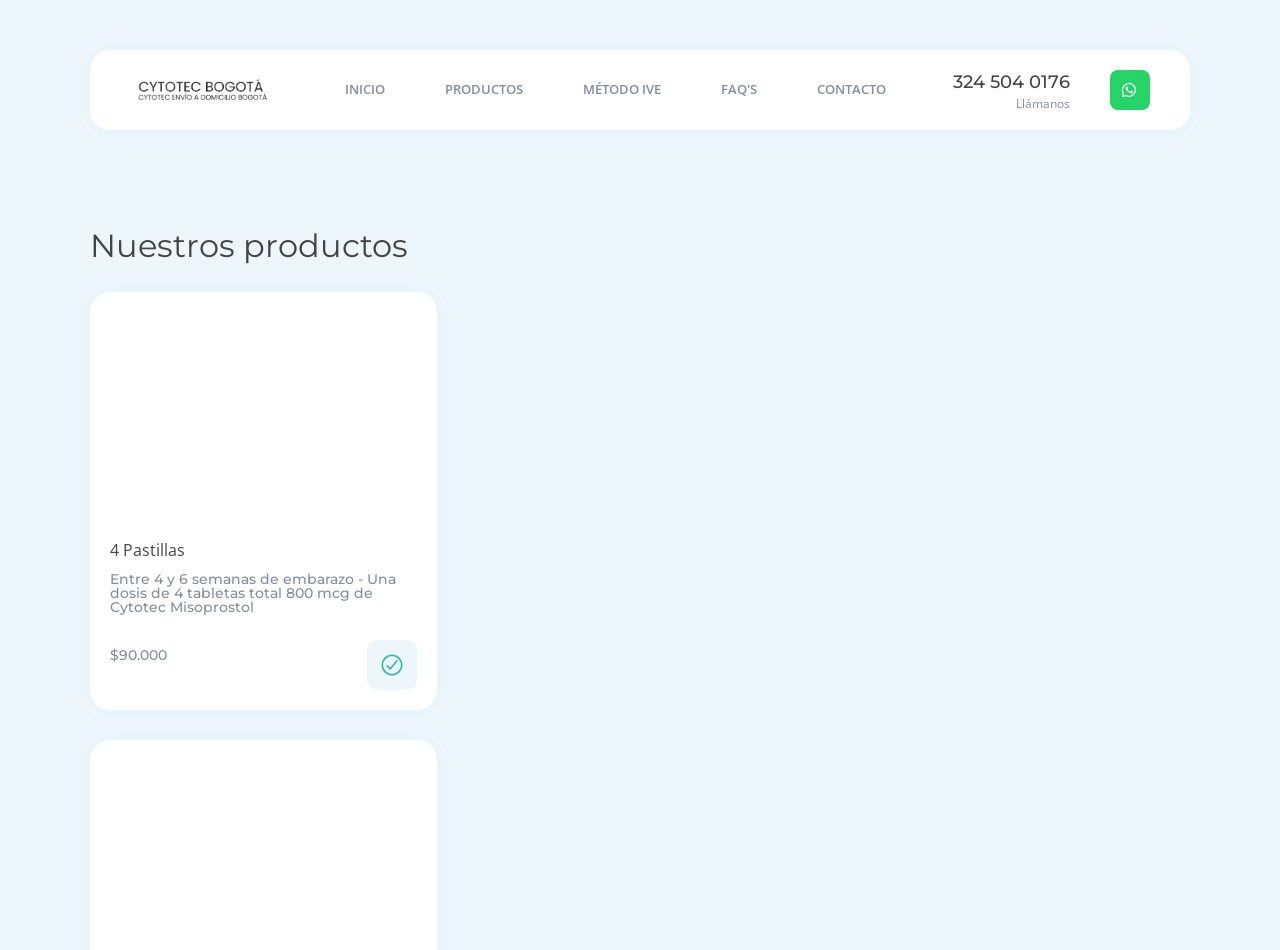
<file: old-web/products.html>
<!doctype html>
<html lang="en">
  <head>
    <meta charset="utf-8" />
    <meta
      name="viewport"
      content="width=device-width, initial-scale=1, shrink-to-fit=no"
    />

    <!-- CSS -->
    <link rel="stylesheet" href="css/bootstrap-reboot.min.css" />
    <link rel="stylesheet" href="css/bootstrap-grid.min.css" />
    <link rel="stylesheet" href="css/paymentfont.min.css" />
    <link rel="stylesheet" href="css/ionicons.min.css" />
    <link rel="stylesheet" href="css/main.css" />

    <!-- Favicons -->
    <link
      rel="icon"
      type="image/png"
      href="icon/favicon-32x32.png"
      sizes="32x32"
    />
    <link rel="apple-touch-icon" href="icon/favicon-32x32.png" />

    <meta name="description" content="" />
    <meta name="keywords" content="" />
    <meta name="author" content="Dmitry Volkov" />
    <title>
      BeHealthy – Coronavirus Medical Prevention, Online Pharmacy Template
    </title>
  </head>
  <!-- Google tag (gtag.js) -->
  <script
    async
    src="https://www.googletagmanager.com/gtag/js?id=G-ECQGBCXE0M"
  ></script>
  <script>
    window.dataLayer = window.dataLayer || [];
    function gtag() {
      dataLayer.push(arguments);
    }
    gtag("js", new Date());

    gtag("config", "G-ECQGBCXE0M");
  </script>
  <body>
    <!-- header -->
    <header class="header"></header>
    <!-- end header -->

    <!-- section -->
    <section class="section" id="catalog">
      <div class="container">
        <div class="row">
          <div class="col-12">
            <h2 class="section__title">Nuestros productos</h2>
          </div>
        </div>
        <div class="row row--grid" id="box_products">
          <script>
            const PRODUCTS = [
              {
                name: "4 Pastillas",
                price: "$90.000",
                img: "https://images.pexels.com/photos/31362989/pexels-photo-31362989/free-photo-of-assorted-medical-supplies-and-medications-on-blue-background.jpeg?auto=compress&cs=tinysrgb&w=1260&h=750&dpr=2",
                description:
                  "Entre 4 y 6 semanas de embarazo  - Una dosis de 4 tabletas total 800 mcg de Cytotec Misoprostol ",
              },
              {
                name: "8 Pastillas",
                price: "$160.000",
                img: "https://images.pexels.com/photos/161449/medical-tablets-pills-drug-161449.jpeg?auto=compress&cs=tinysrgb&w=1260&h=750&dpr=2",
                description:
                  "Entre 6 y 10 semanas de embarazo  - Dos dosis de 8 tabletas total 1600 mcg de Cytotec Misoprostol ",
              },
              {
                name: "12 Pastillas",
                price: "$220.000",
                img: "https://images.pexels.com/photos/208541/pexels-photo-208541.jpeg?auto=compress&cs=tinysrgb&w=1260&h=750&dpr=2",
                description:
                  "Entre 10 y 12 semanas de embarazo - Tres dosis de 12 tabletas total 2400 mcg de Cytotec Misoprostol ",
              },
            ];
            var boxproducts = document.getElementById("box_products");
            for (var i = 0; i < PRODUCTS.length; i++) {
              boxproducts.innerHTML += `
							<div class="col-12 col-sm-6 col-lg-4" data-groups='["all", "category3"]'>
								<div class="product" style="height:418px;">
									<div class="product__img" data-bg=${PRODUCTS[i].img}>
									</div>
									<h3 class="product__title">${PRODUCTS[i].name}</h3>
									<span class="product__price" style="font-size:14px;">${PRODUCTS[i].description}</span>
									<br>
									<span class="product__price" style="margin-top:10px;font-size:14px;">${PRODUCTS[i].price}</span>
									<br>
									<br>
									<a target="_blank" href="https://wa.me/+573245040176" class="product__add product__add--true" type="button">
										<svg xmlns='http://www.w3.org/2000/svg' width='512' height='512' viewBox='0 0 512 512'>
											<path d='M448,256c0-106-86-192-192-192S64,150,64,256s86,192,192,192S448,362,448,256Z'
												style='fill:none;stroke-miterlimit:10;stroke-width:32px' />
											<polyline points='352 176 217.6 336 160 272'
												style='fill:none;stroke-linecap:round;stroke-linejoin:round;stroke-width:32px' />
										</svg>
									</a>
								</div>
							</div>`;
            }
          </script>
        </div>
        <!-- grid -->
      </div>
    </section>
    <!-- end section -->

    <!-- footer -->
    <footer class="footer"></footer>
    <!-- end footer -->

    <!-- JS -->
    <script src="js/jquery-3.4.1.min.js"></script>
    <script src="js/shuffle.min.js"></script>
    <script src="js/smooth-scroll.min.js"></script>
    <script src="js/main.js"></script>
    <script src="main.js"></script>
  </body>
</html>
</file>
<file: old-web/template/css/main.css>
/*----------------------------------------
[Master Stylesheet]

Project:	BeHealthy – Coronavirus Medical Prevention, Online Pharmacy Template
Version:	1.0
Primary use:	BeHealthy – Coronavirus Medical Prevention, Online Pharmacy Template
----------------------------------------*/
/*----------------------------------------
[Table of contents]

1. Fonts
2. Common styles
3. Header
4. Home
5. Section
6. Product
7. Checkout
8. Contacts
9. Form
10. Cart
11. Footer
----------------------------------------*/
/*==============================
	Fonts
==============================*/
@import url("https://fonts.googleapis.com/css?family=Montserrat:400,500|Open+Sans:400,600");
/*==============================
	Common styles
==============================*/
html {
  -webkit-text-size-adjust: 100%;
  -ms-text-size-adjust: 100%;
}
html,
body {
  height: 100%;
}
body {
  font-family: 'Open Sans', sans-serif;
  font-weight: 400;
  background-color: #edf6fb;
  -webkit-font-smoothing: antialiased;
}
button {
  padding: 0;
  border: none;
  background-color: transparent;
  transition: 0.6s;
  cursor: pointer;
}
button:focus {
  outline: none;
}
a {
  transition: 0.6s;
}
a:hover,
a:active,
a:focus {
  outline: none;
  text-decoration: none;
}
input,
textarea,
select {
  padding: 0;
  margin: 0;
  border-radius: 0;
  -webkit-appearance: none;
  -moz-appearance: none;
  -ms-appearance: none;
  appearance: none;
  box-shadow: none;
}
input:focus,
textarea:focus,
select:focus {
  outline: none;
}
select::-ms-expand {
  display: none;
}
ul {
  margin: 0;
  padding: 0;
  list-style: none;
}
::-moz-selection {
  background: #fff;
  color: #444;
  text-shadow: none;
}
::selection {
  background: #fff;
  color: #444;
  text-shadow: none;
}
::-webkit-input-placeholder {
  color: #848c9f;
  opacity: 1;
}
::-moz-placeholder {
  color: #848c9f;
  opacity: 1;
}
:-moz-placeholder {
  color: #848c9f;
  opacity: 1;
}
:-ms-input-placeholder {
  color: #848c9f;
  opacity: 1;
}
@media (min-width: 1200px) {
  .container {
    max-width: 1130px;
  }
}
.table-responsive {
  display: block;
  width: 100%;
  overflow-x: auto;
  -webkit-overflow-scrolling: touch;
  -ms-overflow-style: -ms-autohiding-scrollbar;
}
.row--grid {
  overflow: visible !important;
}
/*==============================
	Header
==============================*/
.header {
  position: relative;
  margin-top: 50px;
}
.header__content {
  background-color: #fff;
  box-shadow: 0 0 24px 0 rgba(47,170,247,0.04);
  border-radius: 20px;
  width: 100%;
  height: 80px;
  display: flex;
  flex-direction: row;
  justify-content: space-between;
  align-items: center;
  padding: 0 20px;
}
.header__logo {
  height: 30px;
}
.header__logo img {
  height: 100%;
  width: auto;
}
.header__nav {
  display: none;
}
.header__wrap {
  display: flex;
  flex-direction: row;
  justify-content: flex-end;
  align-items: center;
}
.header__phone {
  display: none;
}
.header__cart {
  display: flex;
  flex-direction: row;
  justify-content: center;
  align-items: center;
  width: 40px;
  height: 40px;
  background-color: #2faaf7;
  border-radius: 8px;
}
.header__cart svg {
  stroke: #fff;
  width: 24px;
  margin-right: 2px;
}
@media (min-width: 768px) {
  .header__nav {
    display: flex;
    flex-direction: row;
    justify-content: flex-start;
    align-items: center;
  }
  .header__nav a {
    font-size: 13px;
    text-transform: uppercase;
    color: #848c9f;
    font-weight: 600;
    margin-right: 40px;
  }
  .header__nav a:last-child {
    margin-right: 0;
  }
  .header__nav a:hover {
    color: #2faaf7;
  }
}
@media (min-width: 992px) {
  .header__content {
    padding: 0 40px;
  }
  .header__phone {
    display: flex;
    flex-direction: column;
    justify-content: center;
    align-items: flex-end;
    margin-right: 40px;
  }
  .header__phone a {
    font-family: 'Montserrat', sans-serif;
    font-weight: 500;
    color: #444;
    font-size: 18px;
  }
  .header__phone a:hover {
    color: #2faaf7;
  }
  .header__phone span {
    font-size: 12px;
    color: #848c9f;
    line-height: 16px;
  }
}
@media (min-width: 1200px) {
  .header__nav a {
    margin-right: 60px;
  }
  .header__nav a:last-child {
    margin-right: 0;
  }
}
/*==============================
	Home
==============================*/
.home {
  border-radius: 20px;
  background-color: #fff;
  box-shadow: 0 0 24px 0 rgba(47,170,247,0.04);
  background: url("../img/home/bg.png") no-repeat center left/cover #fff;
}
.home__content {
  display: flex;
  flex-direction: column;
  justify-content: center;
  align-items: flex-start;
  height: 500px;
  width: 100%;
  padding: 20px;
}
.home__title {
  font-family: 'Montserrat', sans-serif;
  font-weight: 400;
  color: #444;
  font-size: 28px;
  margin-bottom: 0;
}
.home__title b {
  font-weight: normal;
  color: #2faaf7;
}
.home__text {
  font-size: 16px;
  color: #848c9f;
  line-height: 26px;
  margin-bottom: 0;
  margin-top: 20px;
}
.home__text b {
  font-weight: 600;
}
.home__btn {
  position: relative;
  display: flex;
  flex-direction: row;
  justify-content: center;
  align-items: center;
  height: 64px;
  width: 200px;
  border-radius: 32px;
  background-color: #2faaf7;
  box-shadow: 0 10px 50px 0 rgba(47,170,247,0.35);
  color: #fff;
  text-transform: uppercase;
  font-size: 13px;
  font-weight: 600;
  letter-spacing: 0.6px;
  transition: 0.6s;
  margin-top: 40px;
}
.home__btn:hover {
  color: #fff;
  box-shadow: 0 10px 50px 0 rgba(47,170,247,0.5);
}
@media (min-width: 576px) {
  .home__title {
    font-size: 30px;
  }
}
@media (min-width: 768px) {
  .home__title {
    font-size: 32px;
  }
}
@media (min-width: 992px) {
  .home__content {
    padding: 40px;
  }
}
/*==============================
	Section
==============================*/
.section {
  padding: 70px 0 0;
}
.section__title {
  font-family: 'Montserrat', sans-serif;
  font-weight: 400;
  color: #444;
  font-size: 28px;
  line-height: 100%;
  margin-bottom: 0;
}
.section__title b {
  font-weight: normal;
  color: #2faaf7;
}
.section__text {
  font-size: 16px;
  color: #848c9f;
  line-height: 26px;
  margin-bottom: 0;
  margin-top: 25px;
}
.section__text b {
  font-weight: 600;
}
.section__sort {
  display: flex;
  flex-direction: row;
  justify-content: flex-start;
  align-items: flex-start;
  flex-wrap: wrap;
  margin-top: 15px;
}
.section__sort button {
  display: flex;
  flex-direction: row;
  justify-content: center;
  align-items: center;
  height: 30px;
  color: #848c9f;
  margin-top: 15px;
  margin-right: 30px;
  font-size: 14px;
  padding: 0 15px;
  border-radius: 15px;
  background-color: rgba(132,140,159,0.06);
}
.section__sort button.active {
  color: #2faaf7;
  background-color: rgba(47,170,247,0.1);
  cursor: default;
}
.section__sort button.active:hover {
  color: #2faaf7;
}
.section__sort button:hover {
  color: #444;
}
.section--home {
  padding: 50px 0 0;
}
@media (min-width: 576px) {
  .section {
    padding: 80px 0 0;
  }
  .section__title {
    font-size: 30px;
  }
  .section--home {
    padding: 50px 0 0;
  }
}
@media (min-width: 768px) {
  .section {
    padding: 100px 0 0;
  }
  .section__title {
    font-size: 32px;
  }
  .section--home {
    padding: 50px 0 0;
  }
}
/*==============================
	Product
==============================*/
.product {
  position: relative;
  display: flex;
  flex-direction: column;
  justify-content: flex-start;
  align-items: flex-start;
  height: 320px;
  margin-top: 30px;
  border-radius: 20px;
  background-color: #fff;
  box-shadow: 0 0 24px 0 rgba(47,170,247,0.04);
  padding: 20px 20px 0;
}
.product__img {
  position: relative;
  display: flex;
  flex-direction: row;
  justify-content: center;
  align-items: center;
  width: 100%;
  height: 210px;
  background-color: transparent;
  border-radius: 10px;
  margin-bottom: 20px;
  overflow: hidden;
}
.product__img img {
  position: relative;
  display: block;
  max-width: 100%;
}
.product__title {
  color: #444;
  font-weight: 400;
  margin-bottom: 10px;
  font-size: 16px;
  padding-right: 70px;
  overflow: hidden;
  white-space: nowrap;
  text-overflow: ellipsis;
  word-wrap: break-word;
  width: 100%;
}
.product__price {
  display: block;
  color: #848c9f;
  line-height: 100%;
  font-size: 16px;
  font-family: 'Montserrat', sans-serif;
  font-weight: 500;
}
.product__add {
  position: absolute;
  z-index: 3;
  display: flex;
  flex-direction: row;
  justify-content: center;
  align-items: center;
  right: 20px;
  bottom: 20px;
  width: 50px;
  height: 50px;
  line-height: 50px;
  border-radius: 10px;
  background-color: #edf6fb;
}
.product__add svg {
  stroke: #2faaf7;
  width: 26px;
  height: auto;
  position: relative;
  z-index: 2;
  transition: 0.6s;
  transform: rotate(0deg);
}
.product__add:hover svg {
  stroke: #2cb9a9;
}
.product__add--true svg {
  stroke: #2cb9a9;
}
/*==============================
	Checkout
==============================*/
.checkout {
  position: relative;
  display: flex;
  flex-direction: column;
  justify-content: flex-start;
  align-items: flex-start;
  margin-top: 30px;
  border-radius: 20px;
  background-color: #fff;
  box-shadow: 0 0 24px 0 rgba(47,170,247,0.04);
  padding: 20px;
}
@media (min-width: 992px) {
  .checkout {
    padding: 40px;
  }
}
/*==============================
	Contacts
==============================*/
.contacts {
  margin-top: 30px;
  display: flex;
  flex-direction: column;
  justify-content: flex-start;
  align-items: flex-start;
  padding: 20px;
  border: 2px dashed rgba(132,140,159,0.2);
  border-radius: 20px;
}
.contacts__title {
  font-family: 'Montserrat', sans-serif;
  font-weight: 400;
  color: #444;
  font-size: 22px;
  margin-bottom: 5px;
  line-height: 26px;
}
.contacts__title a {
  color: #444;
}
.contacts__title a:hover {
  color: #2faaf7;
}
.contacts__title--phone {
  font-size: 24px;
}
.contacts__text {
  font-size: 14px;
  line-height: 21px;
  color: #848c9f;
  margin-bottom: 0;
}
@media (min-width: 992px) {
  .contacts {
    padding: 25px 30px 0;
    height: 134px;
  }
}
/*==============================
	Form
==============================*/
.form__group {
  position: relative;
  margin-bottom: 20px;
  width: 100%;
}
.form__group input {
  width: 100%;
  height: 54px;
  border-radius: 30px;
  background-color: #edf6fb;
  border: none;
  padding: 0 30px;
  font-size: 16px;
  color: #444;
  position: relative;
  transition: 0.6s;
}
.form__group select {
  width: 100%;
  height: 54px;
  border-radius: 30px;
  background-color: #edf6fb;
  border: none;
  padding: 0 30px;
  font-size: 16px;
  color: #444;
  position: relative;
  transition: 0.6s;
  cursor: pointer;
}
.form__group textarea {
  display: block;
  width: 100%;
  height: 120px;
  border-radius: 30px;
  background-color: #edf6fb;
  border: none;
  padding: 20px 30px;
  font-size: 16px;
  color: #444;
  position: relative;
  transition: 0.6s;
  resize: none;
}
.form__group--select:before {
  content: '';
  position: absolute;
  font-family: "Ionicons";
  font-size: 20px;
  line-height: 30px;
  color: #2faaf7;
  right: 30px;
  top: 50%;
  margin-top: -15px;
  z-index: 2;
  pointer-events: none;
}
.form__btn {
  position: relative;
  display: flex;
  flex-direction: row;
  justify-content: center;
  align-items: center;
  height: 64px;
  width: 200px;
  border-radius: 32px;
  background-color: #2faaf7;
  box-shadow: 0 10px 50px 0 rgba(47,170,247,0.35);
  color: #fff;
  text-transform: uppercase;
  font-size: 13px;
  font-weight: 600;
  letter-spacing: 0.6px;
  transition: 0.6s;
}
.form__btn:hover {
  color: #fff;
  box-shadow: 0 10px 50px 0 rgba(47,170,247,0.5);
}
@media (min-width: 992px) {
  .form__group {
    margin-bottom: 30px;
  }
}
/*==============================
	Cart
==============================*/
.cart {
  position: relative;
  display: flex;
  flex-direction: column;
  justify-content: space-between;
  align-items: flex-start;
  margin-top: 30px;
  border-radius: 20px;
  background-color: #fff;
  box-shadow: 0 0 24px 0 rgba(47,170,247,0.04);
  padding: 20px;
  min-height: 400px;
}
.cart__table {
  width: 100%;
  min-width: 600px;
  margin-bottom: 30px;
}
.cart__table th {
  font-size: 16px;
  font-weight: 400;
  color: #848c9f;
  line-height: 100%;
  padding: 0 20px 15px 0;
}
.cart__table th:last-child {
  width: 24px;
  padding: 0 0 15px 0;
}
.cart__table td {
  font-size: 16px;
  font-weight: 400;
  color: #444;
  padding: 10px 20px 10px 0;
}
.cart__table td:last-child {
  width: 24px;
  padding: 10px 0;
}
.cart__img {
  width: 160px;
  height: auto;
  display: flex;
  flex-direction: row;
  justify-content: center;
  align-items: center;
  background-color: transparent;
  border-radius: 10px;
  overflow: hidden;
}
.cart__img img {
  width: 160px;
  height: auto;
}
.cart__delete {
  display: flex;
  flex-direction: row;
  justify-content: center;
  align-items: center;
  width: 24px;
  height: 24px;
}
.cart__delete svg {
  stroke: #848c9f;
  width: 24px;
  height: auto;
  transition: 0.6s;
}
.cart__delete:hover svg {
  stroke: #2faaf7;
}
.cart__price {
  font-family: 'Montserrat', sans-serif;
  font-weight: 500;
  font-size: 16px;
  color: #848c9f;
}
.cart__info {
  display: flex;
  flex-direction: row;
  justify-content: space-between;
  align-items: flex-end;
  flex-wrap: wrap;
  width: 100%;
}
.cart__total {
  display: flex;
  flex-direction: column;
  justify-content: flex-start;
  align-items: flex-start;
}
.cart__total p {
  font-size: 14px;
  color: #848c9f;
  margin-bottom: 10px;
}
.cart__total span {
  font-size: 26px;
  color: #444;
  line-height: 100%;
  font-family: 'Montserrat', sans-serif;
  font-weight: 500;
}
.cart__systems {
  display: flex;
  flex-direction: row;
  justify-content: flex-start;
  align-items: center;
  font-size: 24px;
  color: rgba(132,140,159,0.8);
  width: 100%;
  margin-top: 20px;
}
.cart__systems i {
  margin-right: 15px;
}
.cart__systems i:last-child {
  margin-right: 0;
}
.cart__quantity {
  display: flex;
  flex-direction: row;
  justify-content: flex-start;
  align-items: center;
}
.cart__quantity button {
  display: flex;
  flex-direction: row;
  justify-content: center;
  align-items: center;
  height: 34px;
  width: 34px;
  color: #2faaf7;
  font-size: 20px;
  background-color: #edf6fb;
}
.cart__quantity button:first-child {
  border-radius: 6px 0 0 6px;
}
.cart__quantity button:last-child {
  border-radius: 0 6px 6px 0;
}
.cart__quantity button:hover {
  color: #2cb9a9;
}
.cart__quantity input {
  height: 34px;
  width: 34px;
  text-align: center;
  font-size: 14px;
  color: #444;
  border: none;
  border-top: 1px solid #edf6fb;
  border-bottom: 1px solid #edf6fb;
}
@media (min-width: 768px) {
  .cart__systems {
    margin-top: 0;
    width: auto;
  }
}
@media (min-width: 992px) {
  .cart {
    padding: 40px;
  }
}
/*==============================
	Footer
==============================*/
.footer {
  padding: 60px 0 50px;
}
.footer__copyright {
  display: flex;
  flex-direction: row;
  justify-content: flex-start;
  align-items: flex-start;
  flex-wrap: wrap;
  font-size: 13px;
  color: #848c9f;
  font-weight: 400;
  margin-bottom: 0;
}
.footer__copyright a {
  color: #848c9f;
}
.footer__copyright a:hover {
  color: #2faaf7;
}
.footer__copyright span {
  margin-left: 30px;
}
.footer__social {
  display: flex;
  flex-direction: row;
  justify-content: flex-start;
  align-items: center;
  margin-top: 20px;
}
.footer__social a {
  margin-right: 20px;
  font-size: 22px;
}
.footer__social a:last-child {
  margin-right: 0;
}
.footer__social a.facebook {
  color: #3b5999;
}
.footer__social a.instagram {
  color: #2faaf7;
}
.footer__social a.instagram i:before {
  background: radial-gradient(circle at 30% 107%, #fdf497 0%, #fdf497 5%, #fd5949 45%, #d6249f 60%, #285aeb 90%);
  -webkit-background-clip: text;
  -webkit-text-fill-color: transparent;
  color: #2faaf7;
}
.footer__social a.twitter {
  color: #1da1f2;
}
.footer__social a.vk {
  color: #45668e;
}
@media (min-width: 576px) {
  .footer {
    padding: 80px 0 50px;
  }
}
@media (min-width: 768px) {
  .footer {
    padding: 100px 0 50px;
  }
  .footer__content {
    display: flex;
    flex-direction: row;
    justify-content: space-between;
    align-items: center;
  }
  .footer__social {
    margin-top: 0;
  }
}
@media (min-width: 992px) {
  .footer__copyright span {
    margin-left: 40px;
  }
}
</file>
<file: old-web/css/main.css>
/*----------------------------------------
[Master Stylesheet]

Project:	BeHealthy – Coronavirus Medical Prevention, Online Pharmacy Template
Version:	1.0
Primary use:	BeHealthy – Coronavirus Medical Prevention, Online Pharmacy Template
----------------------------------------*/
/*----------------------------------------
[Table of contents]

1. Fonts
2. Common styles
3. Header
4. Home
5. Section
6. Product
7. Checkout
8. Contacts
9. Form
10. Cart
11. Footer
----------------------------------------*/
/*==============================
	Fonts
==============================*/
@import url("https://fonts.googleapis.com/css?family=Montserrat:400,500|Open+Sans:400,600");
/*==============================
	Common styles
==============================*/
html {
  -webkit-text-size-adjust: 100%;
  -ms-text-size-adjust: 100%;
}
html,
body {
  height: 100%;
}
body {
  font-family: 'Open Sans', sans-serif;
  font-weight: 400;
  background-color: #edf6fb;
  -webkit-font-smoothing: antialiased;
}
button {
  padding: 0;
  border: none;
  background-color: transparent;
  transition: 0.6s;
  cursor: pointer;
}
button:focus {
  outline: none;
}
a {
  transition: 0.6s;
}
a:hover,
a:active,
a:focus {
  outline: none;
  text-decoration: none;
}
input,
textarea,
select {
  padding: 0;
  margin: 0;
  border-radius: 0;
  -webkit-appearance: none;
  -moz-appearance: none;
  -ms-appearance: none;
  appearance: none;
  box-shadow: none;
}
input:focus,
textarea:focus,
select:focus {
  outline: none;
}
select::-ms-expand {
  display: none;
}
ul {
  margin: 0;
  padding: 0;
  list-style: none;
}
::-moz-selection {
  background: #fff;
  color: #444;
  text-shadow: none;
}
::selection {
  background: #fff;
  color: #444;
  text-shadow: none;
}
::-webkit-input-placeholder {
  color: #848c9f;
  opacity: 1;
}
::-moz-placeholder {
  color: #848c9f;
  opacity: 1;
}
:-moz-placeholder {
  color: #848c9f;
  opacity: 1;
}
:-ms-input-placeholder {
  color: #848c9f;
  opacity: 1;
}
@media (min-width: 1200px) {
  .container {
    max-width: 1130px;
  }
}
.table-responsive {
  display: block;
  width: 100%;
  overflow-x: auto;
  -webkit-overflow-scrolling: touch;
  -ms-overflow-style: -ms-autohiding-scrollbar;
}
.row--grid {
  overflow: visible !important;
}
/*==============================
	Header
==============================*/
.header {
  position: relative;
  margin-top: 50px;
}
.header__content {
  background-color: #fff;
  box-shadow: 0 0 24px 0 rgba(47,170,247,0.04);
  border-radius: 20px;
  width: 100%;
  height: 80px;
  display: flex;
  flex-direction: row;
  justify-content: space-between;
  align-items: center;
  padding: 0 20px;
}
.header__logo {
  height: 30px;
}
.header__logo img {
  height: 100%;
  width: auto;
}
.header__nav {
  display: none;
}
.header__wrap {
  display: flex;
  flex-direction: row;
  justify-content: flex-end;
  align-items: center;
}
.header__phone {
  display: none;
}
.header__cart {
  display: flex;
  flex-direction: row;
  justify-content: center;
  align-items: center;
  width: 40px;
  height: 40px;
  background-color: #2faaf7;
  border-radius: 8px;
}
.header__cart svg {
  stroke: #fff;
  width: 24px;
  margin-right: 2px;
}
@media (min-width: 768px) {
  .header__nav {
    display: flex;
    flex-direction: row;
    justify-content: flex-start;
    align-items: center;
  }
  .header__nav a {
    font-size: 13px;
    text-transform: uppercase;
    color: #848c9f;
    font-weight: 600;
    margin-right: 40px;
  }
  .header__nav a:last-child {
    margin-right: 0;
  }
  .header__nav a:hover {
    color: #2faaf7;
  }
}
@media (min-width: 992px) {
  .header__content {
    padding: 0 40px;
  }
  .header__phone {
    display: flex;
    flex-direction: column;
    justify-content: center;
    align-items: flex-end;
    margin-right: 40px;
  }
  .header__phone a {
    font-family: 'Montserrat', sans-serif;
    font-weight: 500;
    color: #444;
    font-size: 18px;
  }
  .header__phone a:hover {
    color: #2faaf7;
  }
  .header__phone span {
    font-size: 12px;
    color: #848c9f;
    line-height: 16px;
  }
}
@media (min-width: 1200px) {
  .header__nav a {
    margin-right: 60px;
  }
  .header__nav a:last-child {
    margin-right: 0;
  }
}
/*==============================
	Home
==============================*/
.home {
  border-radius: 20px;
  background-color: #fff;
  box-shadow: 0 0 24px 0 rgba(47,170,247,0.04);
  background: url("../img/home/bg.png") no-repeat center left/cover #fff;
}
.home__content {
  display: flex;
  flex-direction: column;
  justify-content: center;
  align-items: flex-start;
  height: 500px;
  width: 100%;
  padding: 20px;
}
.home__title {
  font-family: 'Montserrat', sans-serif;
  font-weight: 400;
  color: #444;
  font-size: 28px;
  margin-bottom: 0;
}
.home__title b {
  font-weight: normal;
  color: #2faaf7;
}
.home__text {
  font-size: 16px;
  color: #848c9f;
  line-height: 26px;
  margin-bottom: 0;
  margin-top: 20px;
}
.home__text b {
  font-weight: 600;
}
.home__btn {
  position: relative;
  display: flex;
  flex-direction: row;
  justify-content: center;
  align-items: center;
  height: 64px;
  width: 200px;
  border-radius: 32px;
  background-color: #2faaf7;
  box-shadow: 0 10px 50px 0 rgba(47,170,247,0.35);
  color: #fff;
  text-transform: uppercase;
  font-size: 13px;
  font-weight: 600;
  letter-spacing: 0.6px;
  transition: 0.6s;
  margin-top: 40px;
}
.home__btn:hover {
  color: #fff;
  box-shadow: 0 10px 50px 0 rgba(47,170,247,0.5);
}
@media (min-width: 576px) {
  .home__title {
    font-size: 30px;
  }
}
@media (min-width: 768px) {
  .home__title {
    font-size: 32px;
  }
}
@media (min-width: 992px) {
  .home__content {
    padding: 40px;
  }
}
/*==============================
	Section
==============================*/
.section {
  padding: 70px 0 0;
}
.section__title {
  font-family: 'Montserrat', sans-serif;
  font-weight: 400;
  color: #444;
  font-size: 28px;
  line-height: 100%;
  margin-bottom: 0;
}
.section__title b {
  font-weight: normal;
  color: #2faaf7;
}
.section__text {
  font-size: 16px;
  color: #848c9f;
  line-height: 26px;
  margin-bottom: 0;
  margin-top: 25px;
}
.section__text b {
  font-weight: 600;
}
.section__sort {
  display: flex;
  flex-direction: row;
  justify-content: flex-start;
  align-items: flex-start;
  flex-wrap: wrap;
  margin-top: 15px;
}
.section__sort button {
  display: flex;
  flex-direction: row;
  justify-content: center;
  align-items: center;
  height: 30px;
  color: #848c9f;
  margin-top: 15px;
  margin-right: 30px;
  font-size: 14px;
  padding: 0 15px;
  border-radius: 15px;
  background-color: rgba(132,140,159,0.06);
}
.section__sort button.active {
  color: #2faaf7;
  background-color: rgba(47,170,247,0.1);
  cursor: default;
}
.section__sort button.active:hover {
  color: #2faaf7;
}
.section__sort button:hover {
  color: #444;
}
.section--home {
  padding: 50px 0 0;
}
@media (min-width: 576px) {
  .section {
    padding: 80px 0 0;
  }
  .section__title {
    font-size: 30px;
  }
  .section--home {
    padding: 50px 0 0;
  }
}
@media (min-width: 768px) {
  .section {
    padding: 100px 0 0;
  }
  .section__title {
    font-size: 32px;
  }
  .section--home {
    padding: 50px 0 0;
  }
}
/*==============================
	Product
==============================*/
.product {
  position: relative;
  display: flex;
  flex-direction: column;
  justify-content: flex-start;
  align-items: flex-start;
  height: 320px;
  margin-top: 30px;
  border-radius: 20px;
  background-color: #fff;
  box-shadow: 0 0 24px 0 rgba(47,170,247,0.04);
  padding: 20px 20px 0;
}
.product__img {
  position: relative;
  display: flex;
  flex-direction: row;
  justify-content: center;
  align-items: center;
  width: 100%;
  height: 210px;
  background-color: transparent;
  border-radius: 10px;
  margin-bottom: 20px;
  overflow: hidden;
}
.product__img img {
  position: relative;
  display: block;
  max-width: 100%;
}
.product__title {
  color: #444;
  font-weight: 400;
  margin-bottom: 10px;
  font-size: 16px;
  padding-right: 70px;
  overflow: hidden;
  white-space: nowrap;
  text-overflow: ellipsis;
  word-wrap: break-word;
  width: 100%;
}
.product__price {
  display: block;
  color: #848c9f;
  line-height: 100%;
  font-size: 16px;
  font-family: 'Montserrat', sans-serif;
  font-weight: 500;
}
.product__add {
  position: absolute;
  z-index: 3;
  display: flex;
  flex-direction: row;
  justify-content: center;
  align-items: center;
  right: 20px;
  bottom: 20px;
  width: 50px;
  height: 50px;
  line-height: 50px;
  border-radius: 10px;
  background-color: #edf6fb;
}
.product__add svg {
  stroke: #2faaf7;
  width: 26px;
  height: auto;
  position: relative;
  z-index: 2;
  transition: 0.6s;
  transform: rotate(0deg);
}
.product__add:hover svg {
  stroke: #2cb9a9;
}
.product__add--true svg {
  stroke: #2cb9a9;
}
/*==============================
	Checkout
==============================*/
.checkout {
  position: relative;
  display: flex;
  flex-direction: column;
  justify-content: flex-start;
  align-items: flex-start;
  margin-top: 30px;
  border-radius: 20px;
  background-color: #fff;
  box-shadow: 0 0 24px 0 rgba(47,170,247,0.04);
  padding: 20px;
}
@media (min-width: 992px) {
  .checkout {
    padding: 40px;
  }
}
/*==============================
	Contacts
==============================*/
.contacts {
  margin-top: 30px;
  display: flex;
  flex-direction: column;
  justify-content: flex-start;
  align-items: flex-start;
  padding: 20px;
  border: 2px dashed rgba(132,140,159,0.2);
  border-radius: 20px;
}
.contacts__title {
  font-family: 'Montserrat', sans-serif;
  font-weight: 400;
  color: #444;
  font-size: 22px;
  margin-bottom: 5px;
  line-height: 26px;
}
.contacts__title a {
  color: #444;
}
.contacts__title a:hover {
  color: #2faaf7;
}
.contacts__title--phone {
  font-size: 24px;
}
.contacts__text {
  font-size: 14px;
  line-height: 21px;
  color: #848c9f;
  margin-bottom: 0;
}
@media (min-width: 992px) {
  .contacts {
    padding: 25px 30px 0;
    height: 134px;
  }
}
/*==============================
	Form
==============================*/
.form__group {
  position: relative;
  margin-bottom: 20px;
  width: 100%;
}
.form__group input {
  width: 100%;
  height: 54px;
  border-radius: 30px;
  background-color: #edf6fb;
  border: none;
  padding: 0 30px;
  font-size: 16px;
  color: #444;
  position: relative;
  transition: 0.6s;
}
.form__group select {
  width: 100%;
  height: 54px;
  border-radius: 30px;
  background-color: #edf6fb;
  border: none;
  padding: 0 30px;
  font-size: 16px;
  color: #444;
  position: relative;
  transition: 0.6s;
  cursor: pointer;
}
.form__group textarea {
  display: block;
  width: 100%;
  height: 120px;
  border-radius: 30px;
  background-color: #edf6fb;
  border: none;
  padding: 20px 30px;
  font-size: 16px;
  color: #444;
  position: relative;
  transition: 0.6s;
  resize: none;
}
.form__group--select:before {
  content: '';
  position: absolute;
  font-family: "Ionicons";
  font-size: 20px;
  line-height: 30px;
  color: #2faaf7;
  right: 30px;
  top: 50%;
  margin-top: -15px;
  z-index: 2;
  pointer-events: none;
}
.form__btn {
  position: relative;
  display: flex;
  flex-direction: row;
  justify-content: center;
  align-items: center;
  height: 64px;
  width: 200px;
  border-radius: 32px;
  background-color: #2faaf7;
  box-shadow: 0 10px 50px 0 rgba(47,170,247,0.35);
  color: #fff;
  text-transform: uppercase;
  font-size: 13px;
  font-weight: 600;
  letter-spacing: 0.6px;
  transition: 0.6s;
}
.form__btn:hover {
  color: #fff;
  box-shadow: 0 10px 50px 0 rgba(47,170,247,0.5);
}
@media (min-width: 992px) {
  .form__group {
    margin-bottom: 30px;
  }
}
/*==============================
	Cart
==============================*/
.cart {
  position: relative;
  display: flex;
  flex-direction: column;
  justify-content: space-between;
  align-items: flex-start;
  margin-top: 30px;
  border-radius: 20px;
  background-color: #fff;
  box-shadow: 0 0 24px 0 rgba(47,170,247,0.04);
  padding: 20px;
  min-height: 400px;
}
.cart__table {
  width: 100%;
  min-width: 600px;
  margin-bottom: 30px;
}
.cart__table th {
  font-size: 16px;
  font-weight: 400;
  color: #848c9f;
  line-height: 100%;
  padding: 0 20px 15px 0;
}
.cart__table th:last-child {
  width: 24px;
  padding: 0 0 15px 0;
}
.cart__table td {
  font-size: 16px;
  font-weight: 400;
  color: #444;
  padding: 10px 20px 10px 0;
}
.cart__table td:last-child {
  width: 24px;
  padding: 10px 0;
}
.cart__img {
  width: 160px;
  height: auto;
  display: flex;
  flex-direction: row;
  justify-content: center;
  align-items: center;
  background-color: transparent;
  border-radius: 10px;
  overflow: hidden;
}
.cart__img img {
  width: 160px;
  height: auto;
}
.cart__delete {
  display: flex;
  flex-direction: row;
  justify-content: center;
  align-items: center;
  width: 24px;
  height: 24px;
}
.cart__delete svg {
  stroke: #848c9f;
  width: 24px;
  height: auto;
  transition: 0.6s;
}
.cart__delete:hover svg {
  stroke: #2faaf7;
}
.cart__price {
  font-family: 'Montserrat', sans-serif;
  font-weight: 500;
  font-size: 16px;
  color: #848c9f;
}
.cart__info {
  display: flex;
  flex-direction: row;
  justify-content: space-between;
  align-items: flex-end;
  flex-wrap: wrap;
  width: 100%;
}
.cart__total {
  display: flex;
  flex-direction: column;
  justify-content: flex-start;
  align-items: flex-start;
}
.cart__total p {
  font-size: 14px;
  color: #848c9f;
  margin-bottom: 10px;
}
.cart__total span {
  font-size: 26px;
  color: #444;
  line-height: 100%;
  font-family: 'Montserrat', sans-serif;
  font-weight: 500;
}
.cart__systems {
  display: flex;
  flex-direction: row;
  justify-content: flex-start;
  align-items: center;
  font-size: 24px;
  color: rgba(132,140,159,0.8);
  width: 100%;
  margin-top: 20px;
}
.cart__systems i {
  margin-right: 15px;
}
.cart__systems i:last-child {
  margin-right: 0;
}
.cart__quantity {
  display: flex;
  flex-direction: row;
  justify-content: flex-start;
  align-items: center;
}
.cart__quantity button {
  display: flex;
  flex-direction: row;
  justify-content: center;
  align-items: center;
  height: 34px;
  width: 34px;
  color: #2faaf7;
  font-size: 20px;
  background-color: #edf6fb;
}
.cart__quantity button:first-child {
  border-radius: 6px 0 0 6px;
}
.cart__quantity button:last-child {
  border-radius: 0 6px 6px 0;
}
.cart__quantity button:hover {
  color: #2cb9a9;
}
.cart__quantity input {
  height: 34px;
  width: 34px;
  text-align: center;
  font-size: 14px;
  color: #444;
  border: none;
  border-top: 1px solid #edf6fb;
  border-bottom: 1px solid #edf6fb;
}
@media (min-width: 768px) {
  .cart__systems {
    margin-top: 0;
    width: auto;
  }
}
@media (min-width: 992px) {
  .cart {
    padding: 40px;
  }
}
/*==============================
	Footer
==============================*/
.footer {
  padding: 60px 0 50px;
}
.footer__copyright {
  display: flex;
  flex-direction: row;
  justify-content: flex-start;
  align-items: flex-start;
  flex-wrap: wrap;
  font-size: 13px;
  color: #848c9f;
  font-weight: 400;
  margin-bottom: 0;
}
.footer__copyright a {
  color: #848c9f;
}
.footer__copyright a:hover {
  color: #2faaf7;
}
.footer__copyright span {
  margin-left: 30px;
}
.footer__social {
  display: flex;
  flex-direction: row;
  justify-content: flex-start;
  align-items: center;
  margin-top: 20px;
}
.footer__social a {
  margin-right: 20px;
  font-size: 22px;
}
.footer__social a:last-child {
  margin-right: 0;
}
.footer__social a.facebook {
  color: #3b5999;
}
.footer__social a.instagram {
  color: #2faaf7;
}
.footer__social a.instagram i:before {
  background: radial-gradient(circle at 30% 107%, #fdf497 0%, #fdf497 5%, #fd5949 45%, #d6249f 60%, #285aeb 90%);
  -webkit-background-clip: text;
  -webkit-text-fill-color: transparent;
  color: #2faaf7;
}
.footer__social a.twitter {
  color: #1da1f2;
}
.footer__social a.vk {
  color: #45668e;
}
@media (min-width: 576px) {
  .footer {
    padding: 80px 0 50px;
  }
}
@media (min-width: 768px) {
  .footer {
    padding: 100px 0 50px;
  }
  .footer__content {
    display: flex;
    flex-direction: row;
    justify-content: space-between;
    align-items: center;
  }
  .footer__social {
    margin-top: 0;
  }
}
@media (min-width: 992px) {
  .footer__copyright span {
    margin-left: 40px;
  }
}
</file>
<file: old-web/template/css/paymentfont.min.css>
/*!
 *  PaymentFont 1.2.5 by @AMPoellmann - http://paymentfont.io
 *  License - http://paymentfont.io/#license (Font: SIL OFL 1.1, CSS: MIT License)
 */@font-face{font-family:PaymentFont;src:url(../fonts/paymentfont-webfont.eot);src:url(../fonts/paymentfont-webfontd41d.eot?#iefix) format('embedded-opentype'),url(../fonts/paymentfont-webfont.woff) format('woff2'),url(../fonts/paymentfont-webfont.woff) format('woff'),url(../fonts/paymentfont-webfont.ttf) format('truetype'),url(../fonts/paymentfont-webfont.svg#paymentfont-webfont) format('svg');font-weight:400;font-style:normal}.pf{display:inline-block;font:normal normal normal 14px/1 PaymentFont;font-size:inherit;text-rendering:auto;-webkit-font-smoothing:antialiased;-moz-osx-font-smoothing:grayscale}.pf-lg{font-size:1.33333333em;line-height:.75em;vertical-align:-15%}.pf-2x{font-size:2em}.pf-3x{font-size:3em}.pf-4x{font-size:4em}.pf-5x{font-size:5em}.pf-amazon:before{content:"\f000"}.pf-american-express:before{content:"\f001"}.pf-american-express-alt:before{content:"\f002"}.pf-atm:before{content:"\f003"}.pf-bankomat:before{content:"\f004"}.pf-bank-transfer:before{content:"\f005"}.pf-bitcoin:before{content:"\f006"}.pf-bitcoin-sign:before{content:"\f007"}.pf-braintree:before{content:"\f008"}.pf-btc:before{content:"\f009"}.pf-card:before{content:"\f00a"}.pf-carta-si:before{content:"\f00b"}.pf-cash:before{content:"\f00c"}.pf-cash-on-delivery:before{content:"\f00d"}.pf-cb:before{content:"\f00e"}.pf-cirrus:before{content:"\f00f"}.pf-cirrus-alt:before{content:"\f010"}.pf-clickandbuy:before{content:"\f011"}.pf-credit-card:before{content:"\f012"}.pf-diners:before{content:"\f013"}.pf-discover:before{content:"\f014"}.pf-ec:before{content:"\f015"}.pf-eps:before{content:"\f016"}.pf-eur:before{content:"\f017"}.pf-facture:before{content:"\f018"}.pf-fattura:before{content:"\f019"}.pf-flattr:before{content:"\f01a"}.pf-giropay:before{content:"\f01b"}.pf-google-wallet:before{content:"\f01c"}.pf-google-wallet-alt:before{content:"\f01d"}.pf-gpb:before{content:"\f01e"}.pf-gratipay:before{content:"\f01f"}.pf-ideal:before{content:"\f020"}.pf-ils:before{content:"\f021"}.pf-inr:before{content:"\f022"}.pf-invoice:before{content:"\f023"}.pf-invoice-sign:before{content:"\f024"}.pf-invoice-sign-alt:before{content:"\f025"}.pf-invoice-sign-alt-o:before{content:"\f026"}.pf-invoice-sign-o:before{content:"\f027"}.pf-jcb:before{content:"\f028"}.pf-jpy:before{content:"\f029"}.pf-krw:before{content:"\f02a"}.pf-maestro:before{content:"\f02b"}.pf-maestro-alt:before{content:"\f02c"}.pf-mastercard:before{content:"\f02d"}.pf-mastercard-alt:before{content:"\f02e"}.pf-mastercard-securecode:before{content:"\f02f"}.pf-ogone:before{content:"\f030"}.pf-paybox:before{content:"\f031"}.pf-paylife:before{content:"\f032"}.pf-paypal:before{content:"\f033"}.pf-paypal-alt:before{content:"\f034"}.pf-paysafecard:before{content:"\f035"}.pf-postepay:before{content:"\f036"}.pf-quick:before{content:"\f037"}.pf-rechnung:before{content:"\f038"}.pf-ripple:before{content:"\f039"}.pf-rub:before{content:"\f03a"}.pf-skrill:before{content:"\f03b"}.pf-sofort:before{content:"\f03c"}.pf-square:before{content:"\f03d"}.pf-stripe:before{content:"\f03e"}.pf-truste:before{content:"\f03f"}.pf-try:before{content:"\f040"}.pf-unionpay:before{content:"\f041"}.pf-usd:before{content:"\f042"}.pf-verified-by-visa:before{content:"\f043"}.pf-verisign:before{content:"\f044"}.pf-visa:before{content:"\f045"}.pf-visa-electron:before{content:"\f046"}.pf-western-union:before{content:"\f047"}.pf-western-union-alt:before{content:"\f048"}.pf-wirecard:before{content:"\f049"}.pf-sepa:before{content:"\f04a"}.pf-sepa-alt:before{content:"\f04b"}.pf-apple-pay:before{content:"\f04c"}.pf-interac:before{content:"\f04d"}.pf-paymill:before{content:"\f04e"}.pf-dankort:before{content:"\f04f"}.pf-bancontact-mister-cash:before{content:"\f050"}.pf-moip:before{content:"\f051"}.pf-pagseguro:before{content:"\f052"}.pf-cash-on-pickup:before{content:"\f053"}.pf-sage:before{content:"\f054"}.pf-elo:before{content:"\f055"}.pf-elo-alt:before{content:"\f056"}.pf-payu:before{content:"\f057"}.pf-mercado-pago:before{content:"\f058"}.pf-mercado-pago-sign:before{content:"\f059"}.pf-payshop:before{content:"\f05a"}.pf-multibanco:before{content:"\f05b"}.pf-gratipay-sign:before{content:"\f05c"}.pf-six:before{content:"\f05d"}.pf-cashcloud:before{content:"\f05e"}.pf-interac-alt:before{content:"\f05f"}.pf-klarna:before{content:"\f060"}.pf-bitpay:before{content:"\f061"}.pf-venmo:before{content:"\f062"}.pf-visa-debit:before{content:"\f063"}.pf-alipay:before{content:"\f064"}.pf-diners-alt:before{content:"\f065"}.pf-hipercard:before{content:"\f066"}.pf-skrill-alt:before{content:"\f067"}.pf-shopify:before{content:"\f068"}.pf-direct-debit:before{content:"\f069"}.pf-sodexo:before{content:"\f06a"}.pf-bpay:before{content:"\f06b"}.pf-contactless:before{content:"\f06c"}.pf-contactless-alt:before{content:"\f06d"}.pf-eth:before{content:"\f06e"}.pf-ltc:before{content:"\f06f"}.pf-visa-pay:before{content:"\f070"}.pf-wechat-pay:before{content:"\f071"}.pf-amazon-pay:before{content:"\f072"}.pf-amazon-pay-alt:before{content:"\f073"}
</file>
<file: old-web/css/paymentfont.min.css>
/*!
 *  PaymentFont 1.2.5 by @AMPoellmann - http://paymentfont.io
 *  License - http://paymentfont.io/#license (Font: SIL OFL 1.1, CSS: MIT License)
 */@font-face{font-family:PaymentFont;src:url(../fonts/paymentfont-webfont.eot);src:url(../fonts/paymentfont-webfontd41d.eot?#iefix) format('embedded-opentype'),url(../fonts/paymentfont-webfont.woff) format('woff2'),url(../fonts/paymentfont-webfont.woff) format('woff'),url(../fonts/paymentfont-webfont.ttf) format('truetype'),url(../fonts/paymentfont-webfont.svg#paymentfont-webfont) format('svg');font-weight:400;font-style:normal}.pf{display:inline-block;font:normal normal normal 14px/1 PaymentFont;font-size:inherit;text-rendering:auto;-webkit-font-smoothing:antialiased;-moz-osx-font-smoothing:grayscale}.pf-lg{font-size:1.33333333em;line-height:.75em;vertical-align:-15%}.pf-2x{font-size:2em}.pf-3x{font-size:3em}.pf-4x{font-size:4em}.pf-5x{font-size:5em}.pf-amazon:before{content:"\f000"}.pf-american-express:before{content:"\f001"}.pf-american-express-alt:before{content:"\f002"}.pf-atm:before{content:"\f003"}.pf-bankomat:before{content:"\f004"}.pf-bank-transfer:before{content:"\f005"}.pf-bitcoin:before{content:"\f006"}.pf-bitcoin-sign:before{content:"\f007"}.pf-braintree:before{content:"\f008"}.pf-btc:before{content:"\f009"}.pf-card:before{content:"\f00a"}.pf-carta-si:before{content:"\f00b"}.pf-cash:before{content:"\f00c"}.pf-cash-on-delivery:before{content:"\f00d"}.pf-cb:before{content:"\f00e"}.pf-cirrus:before{content:"\f00f"}.pf-cirrus-alt:before{content:"\f010"}.pf-clickandbuy:before{content:"\f011"}.pf-credit-card:before{content:"\f012"}.pf-diners:before{content:"\f013"}.pf-discover:before{content:"\f014"}.pf-ec:before{content:"\f015"}.pf-eps:before{content:"\f016"}.pf-eur:before{content:"\f017"}.pf-facture:before{content:"\f018"}.pf-fattura:before{content:"\f019"}.pf-flattr:before{content:"\f01a"}.pf-giropay:before{content:"\f01b"}.pf-google-wallet:before{content:"\f01c"}.pf-google-wallet-alt:before{content:"\f01d"}.pf-gpb:before{content:"\f01e"}.pf-gratipay:before{content:"\f01f"}.pf-ideal:before{content:"\f020"}.pf-ils:before{content:"\f021"}.pf-inr:before{content:"\f022"}.pf-invoice:before{content:"\f023"}.pf-invoice-sign:before{content:"\f024"}.pf-invoice-sign-alt:before{content:"\f025"}.pf-invoice-sign-alt-o:before{content:"\f026"}.pf-invoice-sign-o:before{content:"\f027"}.pf-jcb:before{content:"\f028"}.pf-jpy:before{content:"\f029"}.pf-krw:before{content:"\f02a"}.pf-maestro:before{content:"\f02b"}.pf-maestro-alt:before{content:"\f02c"}.pf-mastercard:before{content:"\f02d"}.pf-mastercard-alt:before{content:"\f02e"}.pf-mastercard-securecode:before{content:"\f02f"}.pf-ogone:before{content:"\f030"}.pf-paybox:before{content:"\f031"}.pf-paylife:before{content:"\f032"}.pf-paypal:before{content:"\f033"}.pf-paypal-alt:before{content:"\f034"}.pf-paysafecard:before{content:"\f035"}.pf-postepay:before{content:"\f036"}.pf-quick:before{content:"\f037"}.pf-rechnung:before{content:"\f038"}.pf-ripple:before{content:"\f039"}.pf-rub:before{content:"\f03a"}.pf-skrill:before{content:"\f03b"}.pf-sofort:before{content:"\f03c"}.pf-square:before{content:"\f03d"}.pf-stripe:before{content:"\f03e"}.pf-truste:before{content:"\f03f"}.pf-try:before{content:"\f040"}.pf-unionpay:before{content:"\f041"}.pf-usd:before{content:"\f042"}.pf-verified-by-visa:before{content:"\f043"}.pf-verisign:before{content:"\f044"}.pf-visa:before{content:"\f045"}.pf-visa-electron:before{content:"\f046"}.pf-western-union:before{content:"\f047"}.pf-western-union-alt:before{content:"\f048"}.pf-wirecard:before{content:"\f049"}.pf-sepa:before{content:"\f04a"}.pf-sepa-alt:before{content:"\f04b"}.pf-apple-pay:before{content:"\f04c"}.pf-interac:before{content:"\f04d"}.pf-paymill:before{content:"\f04e"}.pf-dankort:before{content:"\f04f"}.pf-bancontact-mister-cash:before{content:"\f050"}.pf-moip:before{content:"\f051"}.pf-pagseguro:before{content:"\f052"}.pf-cash-on-pickup:before{content:"\f053"}.pf-sage:before{content:"\f054"}.pf-elo:before{content:"\f055"}.pf-elo-alt:before{content:"\f056"}.pf-payu:before{content:"\f057"}.pf-mercado-pago:before{content:"\f058"}.pf-mercado-pago-sign:before{content:"\f059"}.pf-payshop:before{content:"\f05a"}.pf-multibanco:before{content:"\f05b"}.pf-gratipay-sign:before{content:"\f05c"}.pf-six:before{content:"\f05d"}.pf-cashcloud:before{content:"\f05e"}.pf-interac-alt:before{content:"\f05f"}.pf-klarna:before{content:"\f060"}.pf-bitpay:before{content:"\f061"}.pf-venmo:before{content:"\f062"}.pf-visa-debit:before{content:"\f063"}.pf-alipay:before{content:"\f064"}.pf-diners-alt:before{content:"\f065"}.pf-hipercard:before{content:"\f066"}.pf-skrill-alt:before{content:"\f067"}.pf-shopify:before{content:"\f068"}.pf-direct-debit:before{content:"\f069"}.pf-sodexo:before{content:"\f06a"}.pf-bpay:before{content:"\f06b"}.pf-contactless:before{content:"\f06c"}.pf-contactless-alt:before{content:"\f06d"}.pf-eth:before{content:"\f06e"}.pf-ltc:before{content:"\f06f"}.pf-visa-pay:before{content:"\f070"}.pf-wechat-pay:before{content:"\f071"}.pf-amazon-pay:before{content:"\f072"}.pf-amazon-pay-alt:before{content:"\f073"}
</file>
